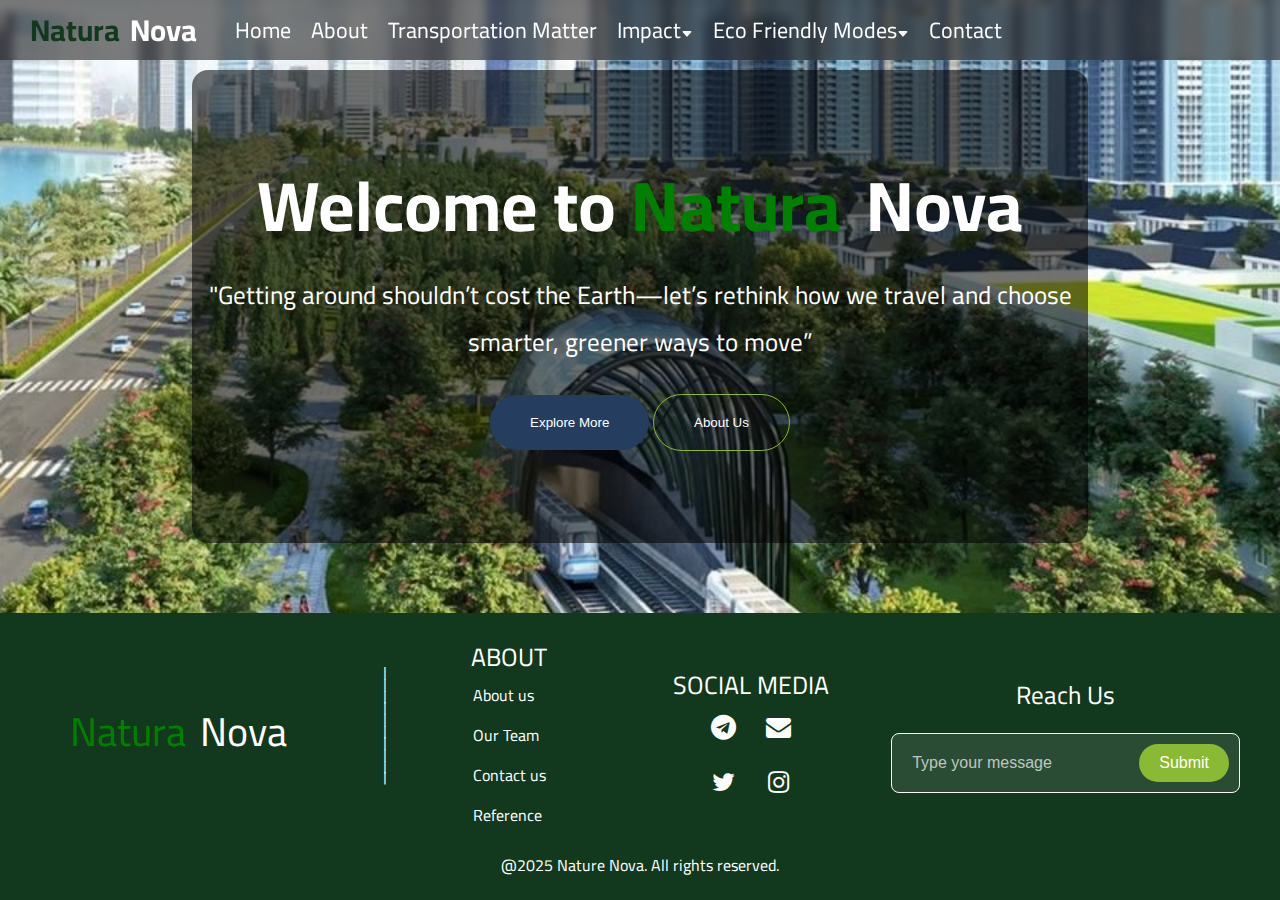
<file: main/index.html>
<!DOCTYPE html>
<html lang="en">
<head>
    <meta charset="UTF-8">
    <meta name="viewport" content="width=device-width, initial-scale=1.0">
    <link rel="icon" href="../img/logo.png">
    <link rel="stylesheet" href="../styles/style.css">
    <link rel="stylesheet" href="../styles/nav.css">
    <link rel="stylesheet" href="https://cdnjs.cloudflare.com/ajax/libs/font-awesome/4.7.0/css/font-awesome.min.css">
    <!--Bootstrap Icon CDN link-->
    <link rel="stylesheet" href="https://cdn.jsdelivr.net/npm/bootstrap-icons@1.11.3/font/bootstrap-icons.min.css">
    <title>Natura Nova</title>
    <style>
        body {
            background: url('../img/skibidi.png') no-repeat center center;
            background-size: cover;
            align-items: center;
        }
 
        main {
            border-radius: 16px;
            background: linear-gradient(0deg, rgba(0, 0, 0, 0.55) 84%);
            color: white;
            text-align: center;
            width: 70%;
        }
 
        main h1 {
            font-size: 70px;
        }

        main .natura {
            color: green;
        }

        main .nova {
            color: white;
        }
 
        main p {
            font-size: 25px;
        }
 
        main button {
            background: none;
            border: none;
            margin-top: 50px;
        }
 
        main a {
            border-radius: 30px;
            padding: 20px 40px;
            gap: 30px;
            color: white;
            cursor: pointer;
            text-decoration: none;
        }
 
        main .explore {
            background-color: #253D5E;
            border: none;
        }
 
        main .about-btn {
            border: #8AB934 1px solid;
            background: none;
        }
 
        main .explore:hover {
            border: #8AB934 1px solid;
            background: none;
        }
 
        main .about-btn:hover {
            background-color: #253D5E;
            border: none;
        }

        @media (max-width: 1552px) {
            main {
                margin: 70px 20px;
            }
        }
 
        @media (max-width: 700px) {
            main {
                margin: 70px 20px;
            }
 
            main h1 {
                font-size: 60px;
            }
 
            main p {
                font-size: 22px;
            }
 
            main button {
                flex-direction: column;
                align-items: center;
                gap: 15px;
            }
 
            main a {
                padding: 10px 18px;
                font-size: 16px;
            }
        }
 
        @media (max-width: 400px) {
            main {
                margin: 70px 10px;
                padding: 30px 20px;
            }
 
            main h1 {
                font-size: 36px;
                line-height: 1.2;
            }
 
            main p {
                font-size: 18px;
            }
 
            main button {
                flex-direction: column;
                align-items: center;
                gap: 10px;
            }
 
            main a {
                padding: 8px 16px;
                font-size: 14px;
            }
        }
    </style>
</head>
<body>
    <!-- nav start -->
    <nav>
        <input type="checkbox" id="check">
        <label for="check" class="checkbtn"><i class="bi bi-list"></i></label>
       
        <a href="#" class="logo"><span class="natura">Natura</span><span class="nova">Nova</span></a>

        <ul>
            <li><a href="../main/index.html">Home</a></li>
            <li><a href="../main/about.html">About</a></li>
            <li><a href="../main/TransportationMatter.html">Transportation Matter</a></li>
            <li class="dropdown"><a href="#">Impact<i class="bi bi-caret-down-fill"></i></a>
                <div class="dropdown-menu">
                    <a href="../Impact/air.html">Air Transport</a>
                    <a href="../Impact/road.html">Road Transport</a>
                    <a href="../Impact/water.html">Water Transport</a>
                    <a href="../Impact/rail.html">Rail Transport</a>
                </div>
            </li>
            <li class="dropdown"><a href="#">Eco Friendly Modes<i class="bi bi-caret-down-fill"></i></a>
                <div class="dropdown-menu">
                    <a href="../Eco-friendly-Modes/cycling.html">Cycling</a>
                    <a href="../Eco-friendly-Modes/walking.html">Walking</a>
                    <a href="../Eco-friendly-Modes/ev.html">Electric Vehicles(EV)</a>
                    <a href="../Eco-friendly-Modes/public.html">Public Transit</a>
                </div>
            </li>
           
            <li><a href="../main/contact.html">Contact</a></li>
        </ul>
    </nav>
    <!-- nav end -->
 
    <main>
        <h1>Welcome to <span class="natura">Natura</span> <span class="nova">Nova</span></h1>
        <p>
            "Getting around shouldn’t cost the Earth—let’s rethink how we travel and choose smarter, greener ways to move”
        </p>
        <button>
            <a href="../main/TransportationMatter.html" class="explore">Explore More</a>
            <a href="../main/about.html" class="about-btn">About Us</a>
        </button>
    </main>
 
    <footer>
        <div class="logo">
            <span class="natura">Natura</span> <span class="nova">Nova</span>
        </div>
 
        <pre class="divider">
            |
            |
            |
            |
            |
            |
            |
            |
            |
            |
        </pre>
 
        <div class="footer-column">
            <span>ABOUT</span>
            <div class="about">
                <a href="../main/about.html">About us</a>
                <a href="../main/about.html">Our Team</a>
                <a href="../main/contact.html">Contact us</a>
                <a href="https://edusn-my.sharepoint.com/:b:/g/personal/suthitsarnaing_edusnschool_co_uk/Eca-md5wO7REpywH0wzKmroBULkNErycDbKm5FeolVCiKw?e=mmFpaP">Reference</a>
            </div>
        </div>
 
        <div class="footer-column">
            <span>SOCIAL MEDIA</span>
            <div class="social-media">
                <a href="https://t.me/publictransportcouncil"><i class="fa fa-telegram"></i></a>
                <a href="#"><i class="fa fa-envelope"></i></a>
                <a href="https://twitter.com/USDOT"><i class="fa fa-twitter"></i></a>
                <a href="https://www.instagram.com/transportgovuk/?hl=en"><i class="fa fa-instagram"></i></a>
            </div>
        </div>
 
        <div class="footer-column reach-us">
            <span>Reach Us</span>
            <div>
                <input type="text" placeholder="Type your message">
                <button>Submit</button>
            </div>            
        </div>
        
        <p class="copyright">@2025 Nature Nova. All rights reserved.</p>
    </footer>
</body>
</html>
</file>
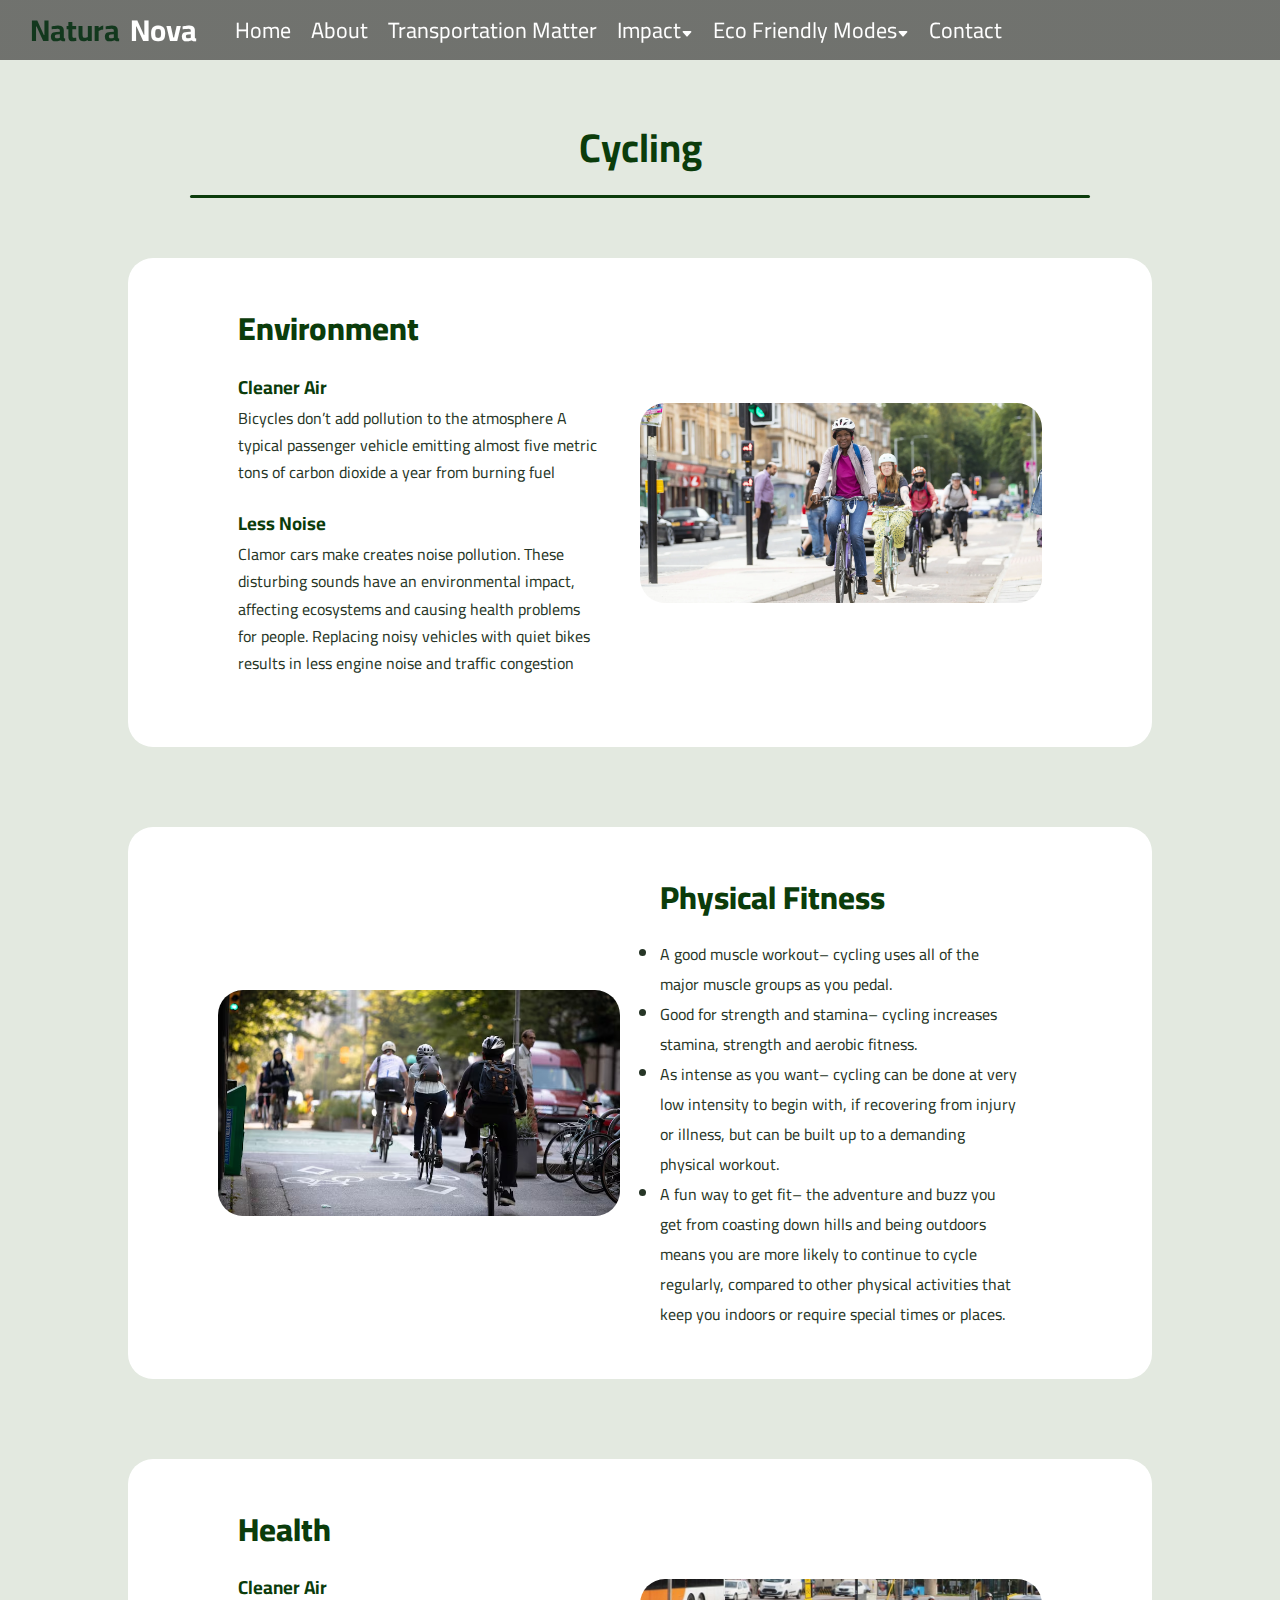
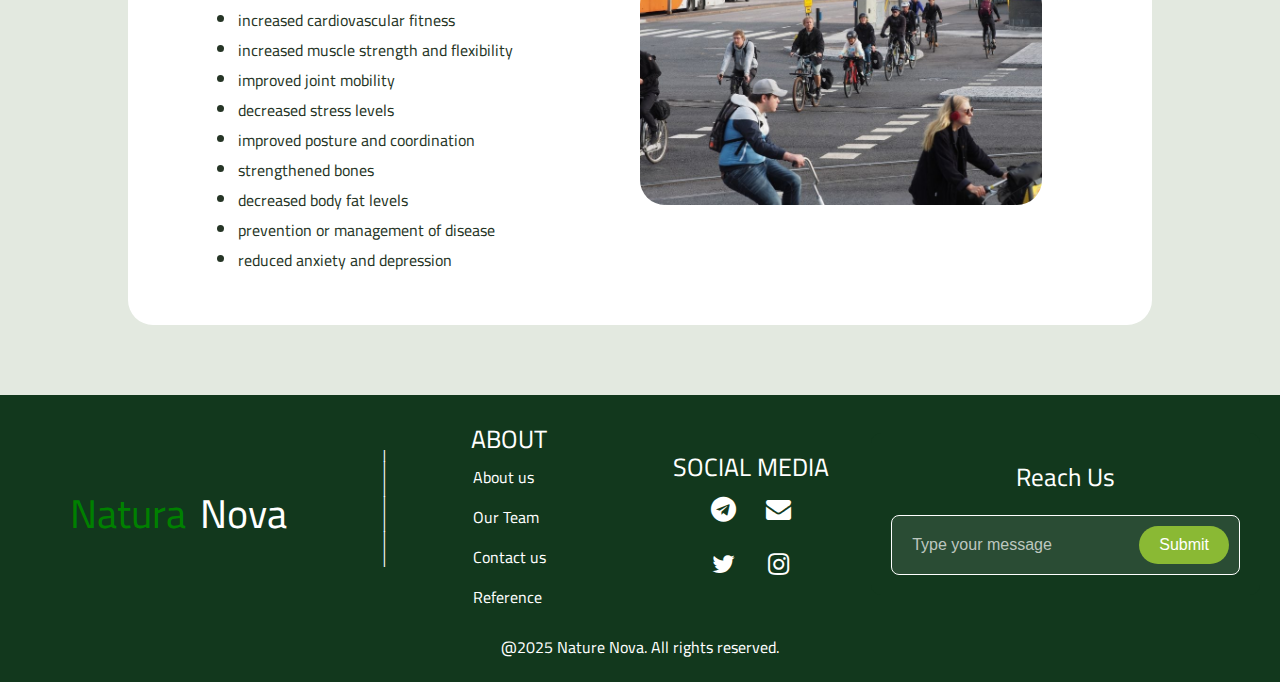
<file: Eco-friendly-Modes/cycling.html>
<!DOCTYPE html>
<html lang="en">
<head>
    <meta charset="UTF-8">
    <meta name="viewport" content="width=device-width, initial-scale=1.0">
    <link rel="icon" href="../img/logo.png">
    <link rel="stylesheet" href="../styles/style.css">
    <link rel="stylesheet" href="../styles/ecos.css">
    <link rel="stylesheet" href="../styles/coloum.css">
    <link rel="stylesheet" href="../styles/nav.css">
    <link rel="stylesheet" href="https://cdnjs.cloudflare.com/ajax/libs/font-awesome/4.7.0/css/font-awesome.min.css">
    <!--Bootstrap Icon CDN link-->
    <link rel="stylesheet" href="https://cdn.jsdelivr.net/npm/bootstrap-icons@1.11.3/font/bootstrap-icons.min.css">
    <title>NaturaNova | Cycling</title>
    <style>
        .healh {
            margin-top: 80px;
        }
    </style>
</head>
<body>
    <!-- nav start -->
    <nav>
        <input type="checkbox" id="check">
        <label for="check" class="checkbtn"><i class="bi bi-list"></i></label>
       
        <a href="#" class="logo"><span class="natura">Natura</span><span class="nova">Nova</span></a>

        <ul>
            <li><a href="../main/index.html">Home</a></li>
            <li><a href="../main/about.html">About</a></li>
            <li><a href="../main/TransportationMatter.html">Transportation Matter</a></li>
            <li class="dropdown"><a href="#">Impact<i class="bi bi-caret-down-fill"></i></a>
                <div class="dropdown-menu">
                    <a href="../Impact/air.html">Air Transport</a>
                    <a href="../Impact/road.html">Road Transport</a>
                    <a href="../Impact/water.html">Water Transport</a>
                    <a href="../Impact/rail.html">Rail Transport</a>
                </div>
            </li>
            <li class="dropdown"><a href="#">Eco Friendly Modes<i class="bi bi-caret-down-fill"></i></a>
                <div class="dropdown-menu">
                    <a href="../Eco-friendly-Modes/cycling.html">Cycling</a>
                    <a href="../Eco-friendly-Modes/walking.html">Walking</a>
                    <a href="../Eco-friendly-Modes/ev.html">Electric Vehicles(EV)</a>
                    <a href="../Eco-friendly-Modes/public.html">Public Transit</a>
                </div>
            </li>
           
            <li><a href="../main/contact.html">Contact</a></li>
        </ul>
    </nav>
    <!-- nav end -->
 
    <main>
        <!-- Page Title -->
        <section class="page-title-section">
            <div class="container">
            <h1 class="page-title">Cycling</h1>
            <hr class="section-divider" />
            </div>
        </section>
        
        <div class="row card">
            <div class="col-5 col-s-6 text-contant" style="padding: 20px;">
                <h2>Environment</h2>
                <h3>Cleaner Air</h3>
                <p>Bicycles don’t add pollution to the atmosphere
                    A typical passenger vehicle emitting almost five metric tons of carbon dioxide a year from burning fuel
                </p>
                <h3>Less Noise</h3>
                <p>Clamor cars make creates noise pollution. These disturbing sounds have an environmental impact, affecting ecosystems and causing health problems for people.
                    Replacing noisy vehicles with quiet bikes results in less engine noise and traffic congestion
                </p>
            </div>
            <div class="col-5 col-s-6 transportation">
                <img src="../img/cycle-1.png">
            </div>
        </div>

        <div class="row card" style="margin-top: 80px;">
            <div class="col-5 col-s-6 transportation">
                <img src="../img/cycle-2.png">
            </div>
            <div class="col-5 col-s-6 text-contant" style="padding: 20px;">
                <h2>Physical Fitness</h2>
                <li>A good muscle workout– cycling uses all of the major muscle groups as you pedal.</li>
                <li>Good for strength and stamina– cycling increases stamina, strength and aerobic fitness.</li>
                <li>As intense as you want– cycling can be done at very low intensity to begin with, if recovering from injury or illness, but can be built up to a demanding physical workout.</li>
                <li>A fun way to get fit– the adventure and buzz you get from coasting down hills and being outdoors means you are more likely to continue to cycle regularly, compared to other physical activities that keep you indoors or require special times or places.</li>            
            </div>
        </div>

        <div class="row card healh">
            <div class="col-5 col-s-6 text-contant" style="padding: 20px;">
                <h2>Health</h2>
                <h3>Cleaner Air</h3>
                <li>increased cardiovascular fitness</li>
                <li>increased muscle strength and flexibility</li>
                <li>improved joint mobility</li>
                <li>decreased stress levels</li>
                <li>improved posture and coordination</li>
                <li>strengthened bones</li>
                <li>decreased body fat levels</li>
                <li>prevention or management of disease</li>
                <li>reduced anxiety and depression</li>
            </div>
            <div class="col-5 col-s-6 transportation">
                <img src="../img/cycle-3.png">
            </div>
        </div>
    </main>
 
        <footer>
        <div class="logo">
            <span class="natura">Natura</span> <span class="nova">Nova</span>
        </div>
 
        <pre class="divider">
            |
            |
            |
            |
            |
            |
            |
            |
            |
            |
        </pre>
 
        <div class="footer-column">
            <span>ABOUT</span>
            <div class="about">
                <a href="../main/about.html">About us</a>
                <a href="../main/about.html">Our Team</a>
                <a href="../main/contact.html">Contact us</a>
                <a href="https://edusn-my.sharepoint.com/:b:/g/personal/suthitsarnaing_edusnschool_co_uk/Eca-md5wO7REpywH0wzKmroBULkNErycDbKm5FeolVCiKw?e=mmFpaP">Reference</a>
            </div>
        </div>
 
        <div class="footer-column">
            <span>SOCIAL MEDIA</span>
            <div class="social-media">
                <a href="https://t.me/publictransportcouncil"><i class="fa fa-telegram"></i></a>
                <a href="#"><i class="fa fa-envelope"></i></a>
                <a href="https://twitter.com/USDOT"><i class="fa fa-twitter"></i></a>
                <a href="https://www.instagram.com/transportgovuk/?hl=en"><i class="fa fa-instagram"></i></a>
            </div>
        </div>
 
        <div class="footer-column reach-us">
            <span>Reach Us</span>
            <div>
                <input type="text" placeholder="Type your message">
                <button>Submit</button>
            </div>            
        </div>
        
        <p class="copyright">@2025 Nature Nova. All rights reserved.</p>
    </footer>
</body>
</html>
</file>
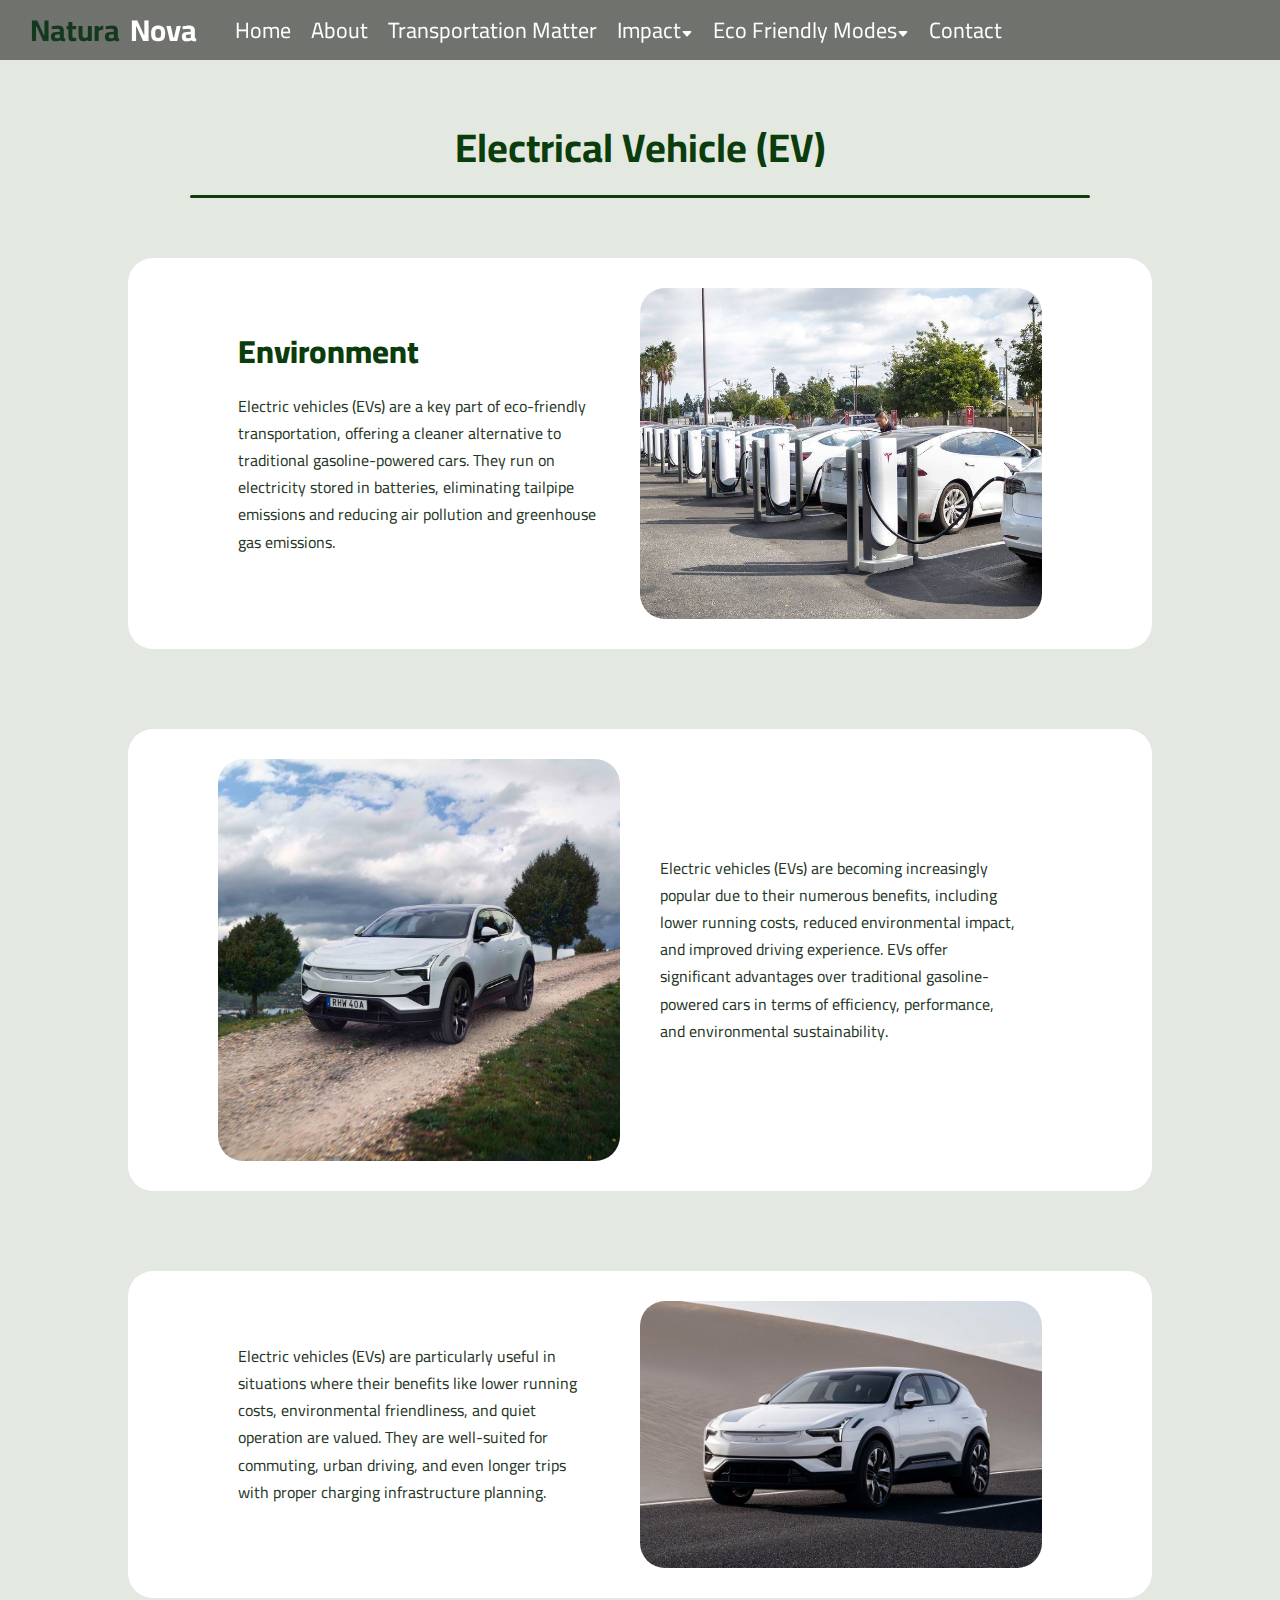
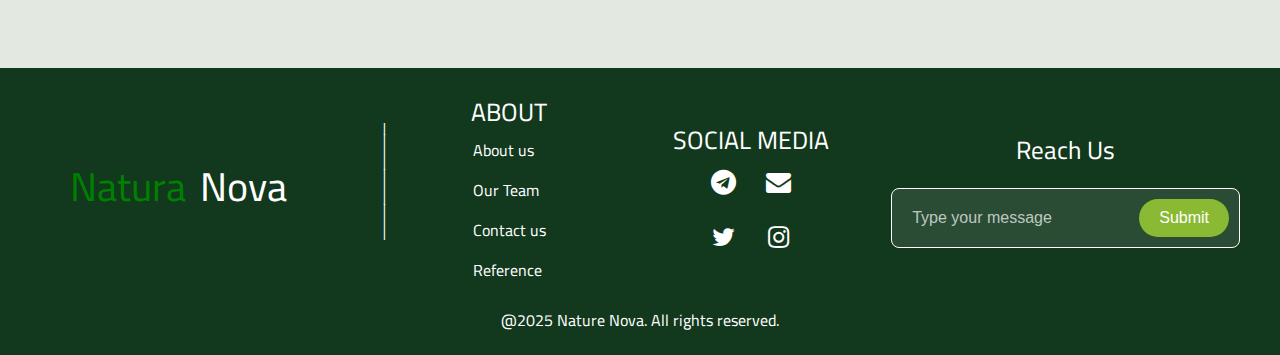
<file: Eco-friendly-Modes/ev.html>
<!DOCTYPE html>
<html lang="en">
<head>
    <meta charset="UTF-8">
    <meta name="viewport" content="width=device-width, initial-scale=1.0">
    <link rel="icon" href="../img/logo.png">
    <link rel="stylesheet" href="../styles/style.css">
    <link rel="stylesheet" href="../styles/ecos.css">
    <link rel="stylesheet" href="../styles/coloum.css">
    <link rel="stylesheet" href="../styles/nav.css">
    <link rel="stylesheet" href="https://cdnjs.cloudflare.com/ajax/libs/font-awesome/4.7.0/css/font-awesome.min.css">
    <!--Bootstrap Icon CDN link-->
    <link rel="stylesheet" href="https://cdn.jsdelivr.net/npm/bootstrap-icons@1.11.3/font/bootstrap-icons.min.css">
    <title>NaturaNova | Electrical Vehicle</title>
    <style>
        .healh {
            margin-top: 80px;
        }
    </style>
</head>
<body>
    <!-- nav start -->
    <nav>
        <input type="checkbox" id="check">
        <label for="check" class="checkbtn"><i class="bi bi-list"></i></label>
       
        <a href="#" class="logo"><span class="natura">Natura</span><span class="nova">Nova</span></a>

        <ul>
            <li><a href="../main/index.html">Home</a></li>
            <li><a href="../main/about.html">About</a></li>
            <li><a href="../main/TransportationMatter.html">Transportation Matter</a></li>
            <li class="dropdown"><a href="#">Impact<i class="bi bi-caret-down-fill"></i></a>
                <div class="dropdown-menu">
                    <a href="../Impact/air.html">Air Transport</a>
                    <a href="../Impact/road.html">Road Transport</a>
                    <a href="../Impact/water.html">Water Transport</a>
                    <a href="../Impact/rail.html">Rail Transport</a>
                </div>
            </li>
            <li class="dropdown"><a href="#">Eco Friendly Modes<i class="bi bi-caret-down-fill"></i></a>
                <div class="dropdown-menu">
                    <a href="../Eco-friendly-Modes/cycling.html">Cycling</a>
                    <a href="../Eco-friendly-Modes/walking.html">Walking</a>
                    <a href="../Eco-friendly-Modes/ev.html">Electric Vehicles(EV)</a>
                    <a href="../Eco-friendly-Modes/public.html">Public Transit</a>
                </div>
            </li>
           
            <li><a href="../main/contact.html">Contact</a></li>
        </ul>
    </nav>
    <!-- nav end -->
 
    <main>
        <!-- Page Title -->
        <section class="page-title-section">
            <div class="container">
            <h1 class="page-title">Electrical Vehicle (EV)</h1>
            <hr class="section-divider" />
            </div>
        </section>
        
        <div class="row card">
            <div class="col-5 col-s-6 text-contant" style="padding: 20px;">
                <h2>Environment</h2>
                <p>
                    Electric vehicles (EVs) are a key part of eco-friendly transportation, offering a cleaner alternative to traditional gasoline-powered cars. They run on electricity stored in batteries, eliminating tailpipe emissions and reducing air pollution and greenhouse gas emissions. 
                </p>
            </div>
            <div class="col-5 col-s-6 transportation">
                <img src="../img/ev-1.jpg">
            </div>
        </div>

        <div class="row card" style="margin-top: 80px;">
            <div class="col-5 col-s-6 transportation">
                <img src="../img/ev-2.jpg">
            </div>
            <div class="col-5 col-s-6 text-contant" style="padding: 20px;">
                <p>Electric vehicles (EVs) are becoming increasingly popular due to their numerous benefits, including lower running costs, reduced environmental impact, and improved driving experience. EVs offer significant advantages over traditional gasoline-powered cars in terms of efficiency, performance, and environmental sustainability. </p>
            </div>
        </div>

        <div class="row card healh">
            <div class="col-5 col-s-6 text-contant" style="padding: 20px;">
                <p>Electric vehicles (EVs) are particularly useful in situations where their benefits like lower running costs, environmental friendliness, and quiet operation are valued. They are well-suited for commuting, urban driving, and even longer trips with proper charging infrastructure planning. </p>
            </div>
            <div class="col-5 col-s-6 transportation">
                <img src="../img/ev-3.jpg">
            </div>
        </div>
    </main>
 
        <footer>
        <div class="logo">
            <span class="natura">Natura</span> <span class="nova">Nova</span>
        </div>
 
        <pre class="divider">
            |
            |
            |
            |
            |
            |
            |
            |
            |
            |
        </pre>
 
        <div class="footer-column">
            <span>ABOUT</span>
            <div class="about">
                <a href="../main/about.html">About us</a>
                <a href="../main/about.html">Our Team</a>
                <a href="../main/contact.html">Contact us</a>
                <a href="https://edusn-my.sharepoint.com/:b:/g/personal/suthitsarnaing_edusnschool_co_uk/Eca-md5wO7REpywH0wzKmroBULkNErycDbKm5FeolVCiKw?e=mmFpaP">Reference</a>
            </div>
        </div>
 
        <div class="footer-column">
            <span>SOCIAL MEDIA</span>
            <div class="social-media">
                <a href="https://t.me/publictransportcouncil"><i class="fa fa-telegram"></i></a>
                <a href="#"><i class="fa fa-envelope"></i></a>
                <a href="https://twitter.com/USDOT"><i class="fa fa-twitter"></i></a>
                <a href="https://www.instagram.com/transportgovuk/?hl=en"><i class="fa fa-instagram"></i></a>
            </div>
        </div>
 
        <div class="footer-column reach-us">
            <span>Reach Us</span>
            <div>
                <input type="text" placeholder="Type your message">
                <button>Submit</button>
            </div>            
        </div>
        
        <p class="copyright">@2025 Nature Nova. All rights reserved.</p>
    </footer>
</body>
</html>
</file>
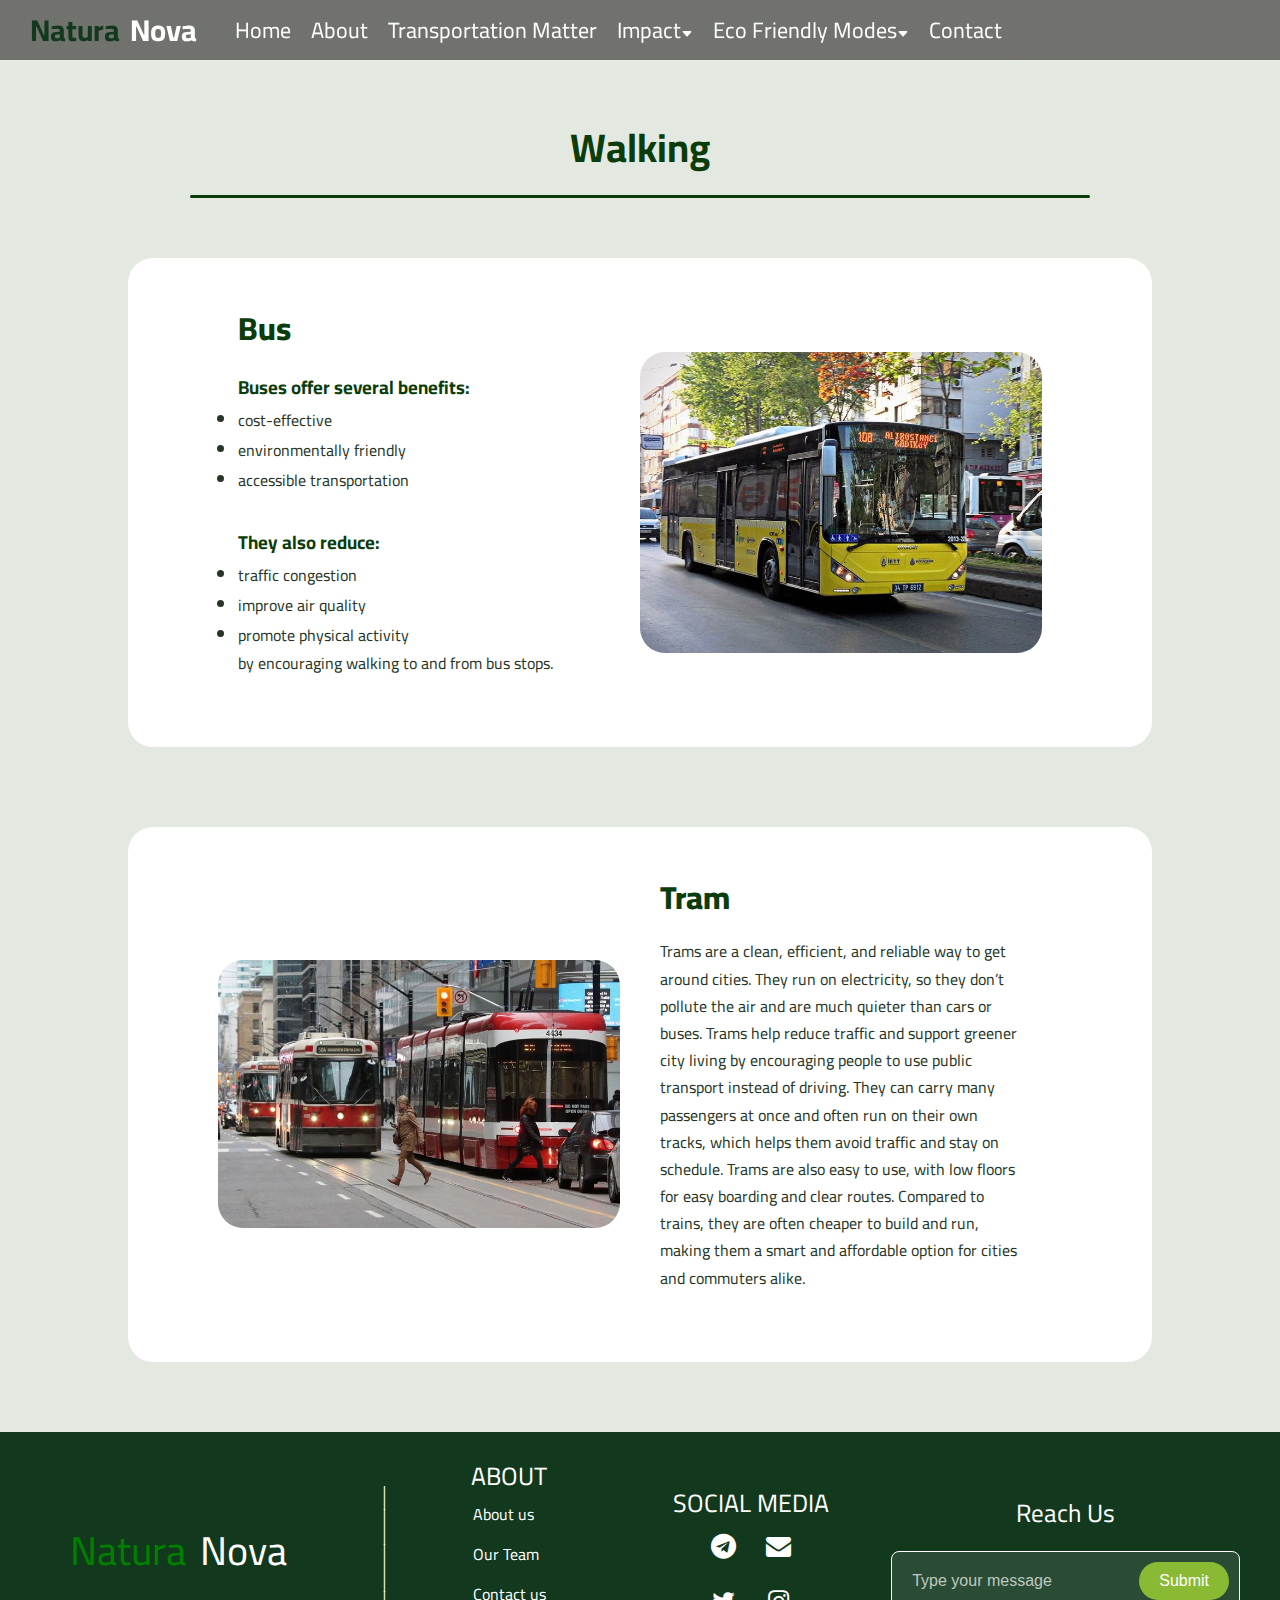
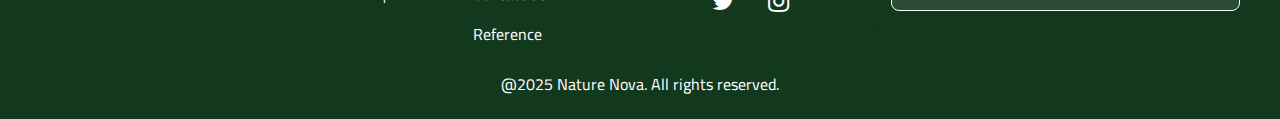
<file: Eco-friendly-Modes/public.html>
<!DOCTYPE html>
<html lang="en">
<head>
    <meta charset="UTF-8">
    <meta name="viewport" content="width=device-width, initial-scale=1.0">
    <link rel="icon" href="../img/logo.png">
    <link rel="stylesheet" href="../styles/style.css">
    <link rel="stylesheet" href="../styles/ecos.css">
    <link rel="stylesheet" href="../styles/coloum.css">
    <link rel="stylesheet" href="../styles/nav.css">
    <link rel="stylesheet" href="https://cdnjs.cloudflare.com/ajax/libs/font-awesome/4.7.0/css/font-awesome.min.css">
    <!--Bootstrap Icon CDN link-->
    <link rel="stylesheet" href="https://cdn.jsdelivr.net/npm/bootstrap-icons@1.11.3/font/bootstrap-icons.min.css">
    <title>NaturaNova | Public Transit</title>
    <style>
        .healh {
            margin-top: 80px;
        }
    </style>
</head>
<body>
    <!-- nav start -->
    <nav>
        <input type="checkbox" id="check">
        <label for="check" class="checkbtn"><i class="bi bi-list"></i></label>
       
        <a href="#" class="logo"><span class="natura">Natura</span><span class="nova">Nova</span></a>

        <ul>
            <li><a href="../main/index.html">Home</a></li>
            <li><a href="../main/about.html">About</a></li>
            <li><a href="../main/TransportationMatter.html">Transportation Matter</a></li>
            <li class="dropdown"><a href="#">Impact<i class="bi bi-caret-down-fill"></i></a>
                <div class="dropdown-menu">
                    <a href="../Impact/air.html">Air Transport</a>
                    <a href="../Impact/road.html">Road Transport</a>
                    <a href="../Impact/water.html">Water Transport</a>
                    <a href="../Impact/rail.html">Rail Transport</a>
                </div>
            </li>
            <li class="dropdown"><a href="#">Eco Friendly Modes<i class="bi bi-caret-down-fill"></i></a>
                <div class="dropdown-menu">
                    <a href="../Eco-friendly-Modes/cycling.html">Cycling</a>
                    <a href="../Eco-friendly-Modes/walking.html">Walking</a>
                    <a href="../Eco-friendly-Modes/ev.html">Electric Vehicles(EV)</a>
                    <a href="../Eco-friendly-Modes/public.html">Public Transit</a>
                </div>
            </li>
           
            <li><a href="../main/contact.html">Contact</a></li>
        </ul>
    </nav>
    <!-- nav end -->
 
    <main>
        <!-- Page Title -->
        <section class="page-title-section">
            <div class="container">
            <h1 class="page-title">Walking</h1>
            <hr class="section-divider" />
            </div>
        </section>
        
        <div class="row card">
            <div class="col-5 col-s-6 text-contant" style="padding: 20px;">
                <h2>Bus</h2>
                <h3>Buses offer several benefits:</h3>
                <li>cost-effective</li>
                <li>environmentally friendly</li>
                <li>accessible transportation</li>
                <br>
                <h3>They also reduce:</h3>
                <li>traffic congestion</li>
                <li>improve air quality </li>
                <li>promote physical activity </li>
                <p>by encouraging walking to and from bus stops.</p>
            </div>
            <div class="col-5 col-s-6 transportation">
                <img src="../img/Bus Image.jfif">
            </div>
        </div>

        <div class="row card" style="margin-top: 80px;">
            <div class="col-5 col-s-6 transportation">
                <img src="../img/train image.jfif">
            </div>
            <div class="col-5 col-s-6 text-contant" style="padding: 20px;">
                <h2>Tram</h2>
                <p>
                    Trams are a clean, efficient, and reliable way to get around cities. They run on electricity, so they don’t pollute the air and are much quieter than cars or buses. Trams help reduce traffic and support greener city living by encouraging people to use public transport instead of driving.
They can carry many passengers at once and often run on their own tracks, which helps them avoid traffic and stay on schedule. Trams are also easy to use, with low floors for easy boarding and clear routes. Compared to trains, they are often cheaper to build and run, making them a smart and affordable option for cities and commuters alike.
                </p>
            </div>
        </div>
    </main>
 
        <footer>
        <div class="logo">
            <span class="natura">Natura</span> <span class="nova">Nova</span>
        </div>
 
        <pre class="divider">
            |
            |
            |
            |
            |
            |
            |
            |
            |
            |
        </pre>
 
        <div class="footer-column">
            <span>ABOUT</span>
            <div class="about">
                <a href="../main/about.html">About us</a>
                <a href="../main/about.html">Our Team</a>
                <a href="../main/contact.html">Contact us</a>
                <a href="https://edusn-my.sharepoint.com/:b:/g/personal/suthitsarnaing_edusnschool_co_uk/Eca-md5wO7REpywH0wzKmroBULkNErycDbKm5FeolVCiKw?e=mmFpaP">Reference</a>
            </div>
        </div>
 
        <div class="footer-column">
            <span>SOCIAL MEDIA</span>
            <div class="social-media">
                <a href="https://t.me/publictransportcouncil"><i class="fa fa-telegram"></i></a>
                <a href="#"><i class="fa fa-envelope"></i></a>
                <a href="https://twitter.com/USDOT"><i class="fa fa-twitter"></i></a>
                <a href="https://www.instagram.com/transportgovuk/?hl=en"><i class="fa fa-instagram"></i></a>
            </div>
        </div>
 
        <div class="footer-column reach-us">
            <span>Reach Us</span>
            <div>
                <input type="text" placeholder="Type your message">
                <button>Submit</button>
            </div>            
        </div>
        
        <p class="copyright">@2025 Nature Nova. All rights reserved.</p>
    </footer>
</body>
</html>
</file>
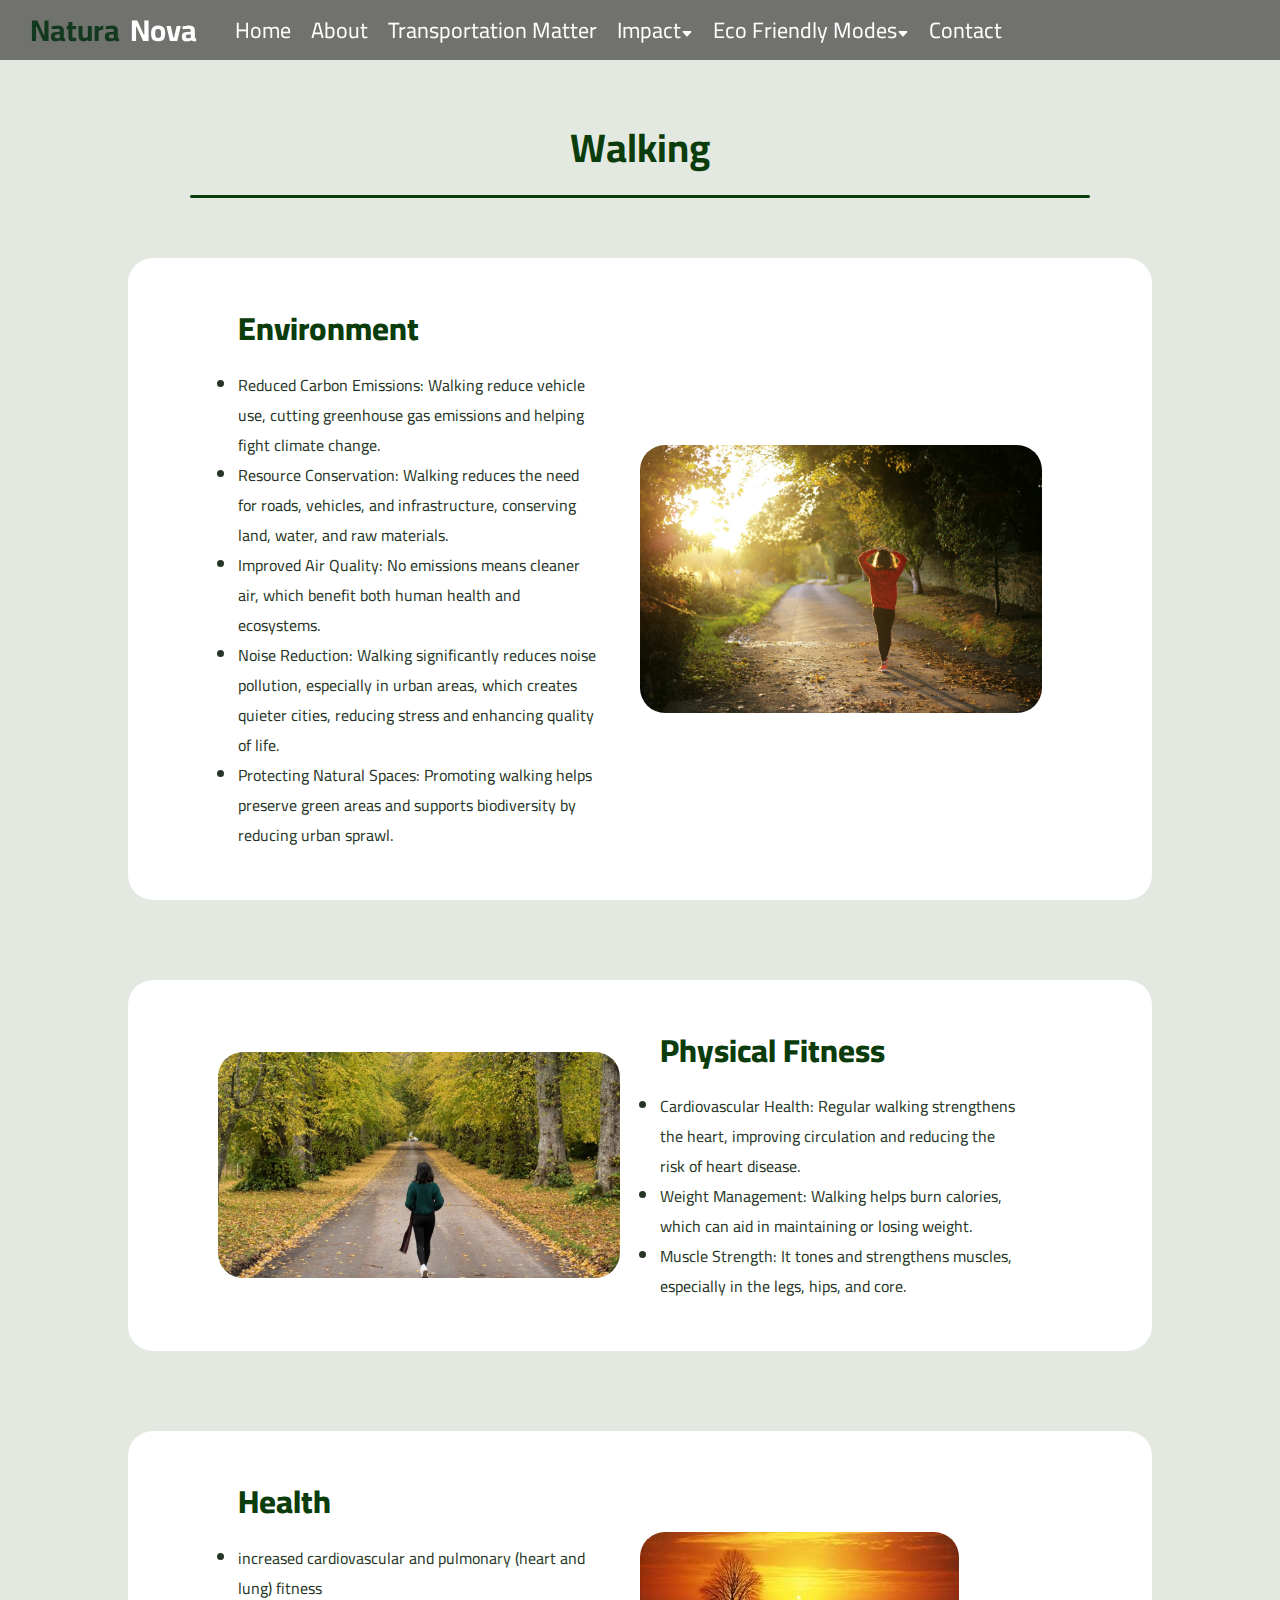
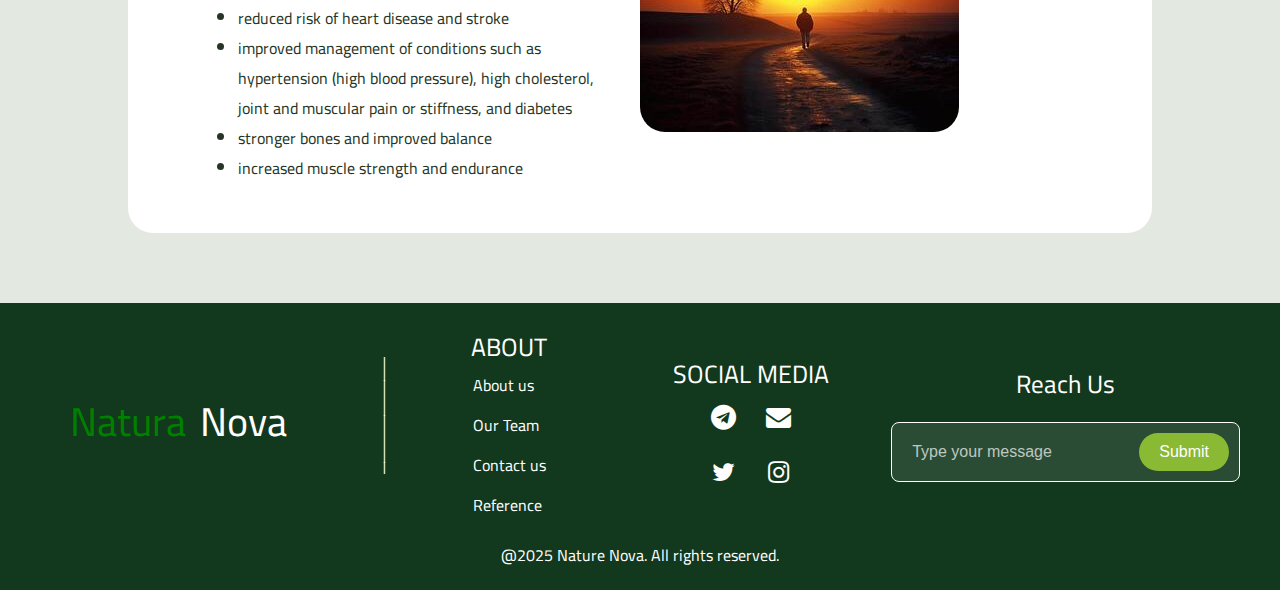
<file: Eco-friendly-Modes/walking.html>
<!DOCTYPE html>
<html lang="en">
<head>
    <meta charset="UTF-8">
    <meta name="viewport" content="width=device-width, initial-scale=1.0">
    <link rel="icon" href="../img/logo.png">
    <link rel="stylesheet" href="../styles/style.css">
    <link rel="stylesheet" href="../styles/ecos.css">
    <link rel="stylesheet" href="../styles/coloum.css">
    <link rel="stylesheet" href="../styles/nav.css">
    <link rel="stylesheet" href="https://cdnjs.cloudflare.com/ajax/libs/font-awesome/4.7.0/css/font-awesome.min.css">
    <!--Bootstrap Icon CDN link-->
    <link rel="stylesheet" href="https://cdn.jsdelivr.net/npm/bootstrap-icons@1.11.3/font/bootstrap-icons.min.css">
    <title>NaturaNova | Walking</title>
    <style>
        .healh {
            margin-top: 80px;
        }
    </style>
</head>
<body>
    <!-- nav start -->
    <nav>
        <input type="checkbox" id="check">
        <label for="check" class="checkbtn"><i class="bi bi-list"></i></label>
       
        <a href="#" class="logo"><span class="natura">Natura</span><span class="nova">Nova</span></a>

        <ul>
            <li><a href="../main/index.html">Home</a></li>
            <li><a href="../main/about.html">About</a></li>
            <li><a href="../main/TransportationMatter.html">Transportation Matter</a></li>
            <li class="dropdown"><a href="#">Impact<i class="bi bi-caret-down-fill"></i></a>
                <div class="dropdown-menu">
                    <a href="../Impact/air.html">Air Transport</a>
                    <a href="../Impact/road.html">Road Transport</a>
                    <a href="../Impact/water.html">Water Transport</a>
                    <a href="../Impact/rail.html">Rail Transport</a>
                </div>
            </li>
            <li class="dropdown"><a href="#">Eco Friendly Modes<i class="bi bi-caret-down-fill"></i></a>
                <div class="dropdown-menu">
                    <a href="../Eco-friendly-Modes/cycling.html">Cycling</a>
                    <a href="../Eco-friendly-Modes/walking.html">Walking</a>
                    <a href="../Eco-friendly-Modes/ev.html">Electric Vehicles(EV)</a>
                    <a href="../Eco-friendly-Modes/public.html">Public Transit</a>
                </div>
            </li>
           
            <li><a href="../main/contact.html">Contact</a></li>
        </ul>
    </nav>
    <!-- nav end -->
 
    <main>
        <!-- Page Title -->
        <section class="page-title-section">
            <div class="container">
            <h1 class="page-title">Walking</h1>
            <hr class="section-divider" />
            </div>
        </section>
        
        <div class="row card">
            <div class="col-5 col-s-6 text-contant" style="padding: 20px;">
                <h2>Environment</h2>
                <li>Reduced Carbon Emissions: Walking reduce vehicle use, cutting greenhouse gas emissions and helping fight climate change.</li>
                <li>Resource Conservation: Walking reduces the need for roads, vehicles, and infrastructure, conserving land, water, and raw materials.</li>
                <li>Improved Air Quality: No emissions means cleaner air, which benefit both human health and ecosystems.</li>
                <li>Noise Reduction: Walking significantly reduces noise pollution, especially in urban areas, which creates quieter cities, reducing stress and enhancing quality of life.</li>
                <li>Protecting Natural Spaces: Promoting walking helps preserve green areas and supports biodiversity by reducing urban sprawl.</li>
            </div>
            <div class="col-5 col-s-6 transportation">
                <img src="../img/walk-1.jpg">
            </div>
        </div>

        <div class="row card" style="margin-top: 80px;">
            <div class="col-5 col-s-6 transportation">
                <img src="../img/walk-2.jpg">
            </div>
            <div class="col-5 col-s-6 text-contant" style="padding: 20px;">
                <h2>Physical Fitness</h2>
                <li>Cardiovascular Health: Regular walking strengthens the heart, improving circulation and reducing the risk of heart disease.</li>
                <li>Weight Management: Walking helps burn calories, which can aid in maintaining or losing weight.</li>
                <li>Muscle Strength: It tones and strengthens muscles, especially in the legs, hips, and core.</li>
            </div>
        </div>

        <div class="row card healh">
            <div class="col-5 col-s-6 text-contant" style="padding: 20px;">
                <h2>Health</h2>
                <li>increased cardiovascular and pulmonary (heart and lung) fitness</li>
                <li>reduced risk of heart disease and stroke </li>
                <li>improved management of conditions such as hypertension (high blood pressure), high cholesterol, joint and muscular pain or stiffness, and diabetes </li>
                <li>stronger bones and improved balance</li>
                <li>increased muscle strength and endurance</li>
            </div>
            <div class="col-5 col-s-6 transportation">
                <img src="../img/walk-3.jpg">
            </div>
        </div>
    </main>
 
        <footer>
        <div class="logo">
            <span class="natura">Natura</span> <span class="nova">Nova</span>
        </div>
 
        <pre class="divider">
            |
            |
            |
            |
            |
            |
            |
            |
            |
            |
        </pre>
 
        <div class="footer-column">
            <span>ABOUT</span>
            <div class="about">
                <a href="../main/about.html">About us</a>
                <a href="../main/about.html">Our Team</a>
                <a href="../main/contact.html">Contact us</a>
                <a href="https://edusn-my.sharepoint.com/:b:/g/personal/suthitsarnaing_edusnschool_co_uk/Eca-md5wO7REpywH0wzKmroBULkNErycDbKm5FeolVCiKw?e=mmFpaP">Reference</a>
            </div>
        </div>
 
        <div class="footer-column">
            <span>SOCIAL MEDIA</span>
            <div class="social-media">
                <a href="https://t.me/publictransportcouncil"><i class="fa fa-telegram"></i></a>
                <a href="#"><i class="fa fa-envelope"></i></a>
                <a href="https://twitter.com/USDOT"><i class="fa fa-twitter"></i></a>
                <a href="https://www.instagram.com/transportgovuk/?hl=en"><i class="fa fa-instagram"></i></a>
            </div>
        </div>
 
        <div class="footer-column reach-us">
            <span>Reach Us</span>
            <div>
                <input type="text" placeholder="Type your message">
                <button>Submit</button>
            </div>            
        </div>
        
        <p class="copyright">@2025 Nature Nova. All rights reserved.</p>
    </footer>
</body>
</html>
</file>
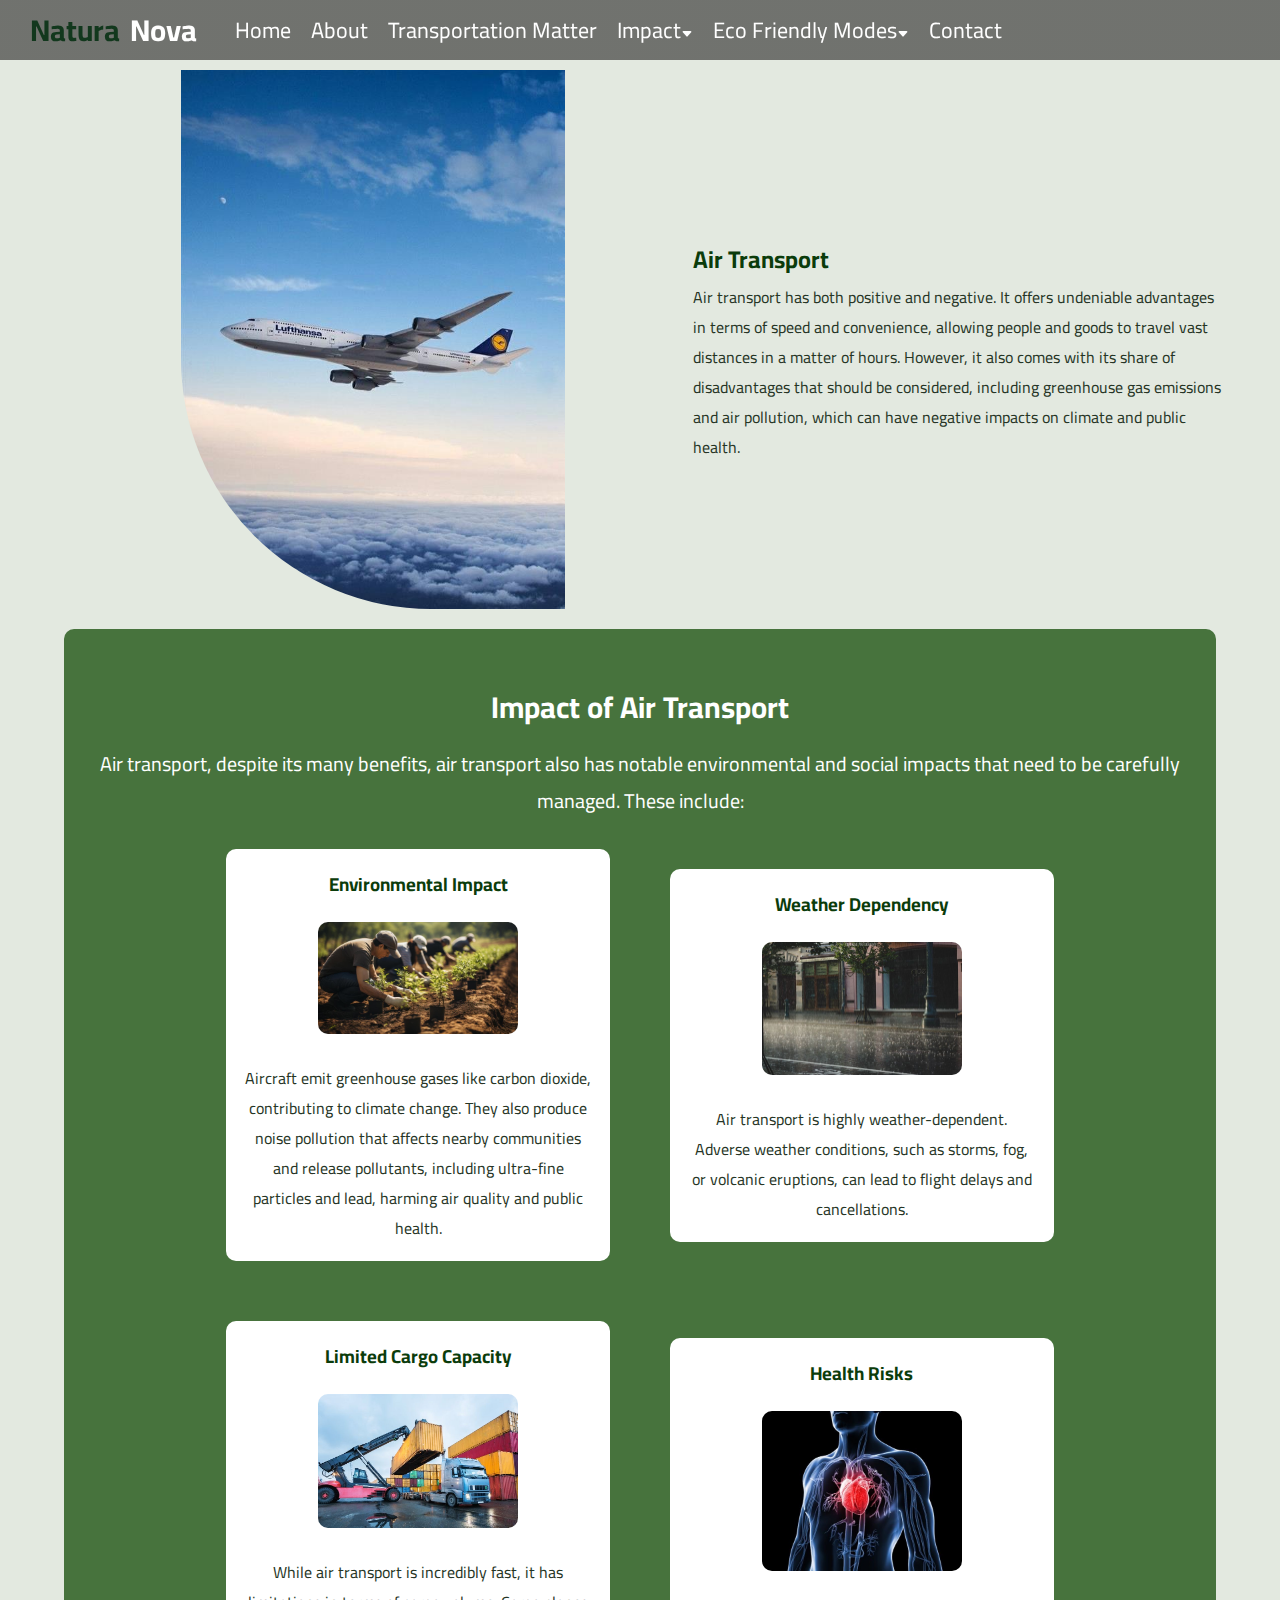
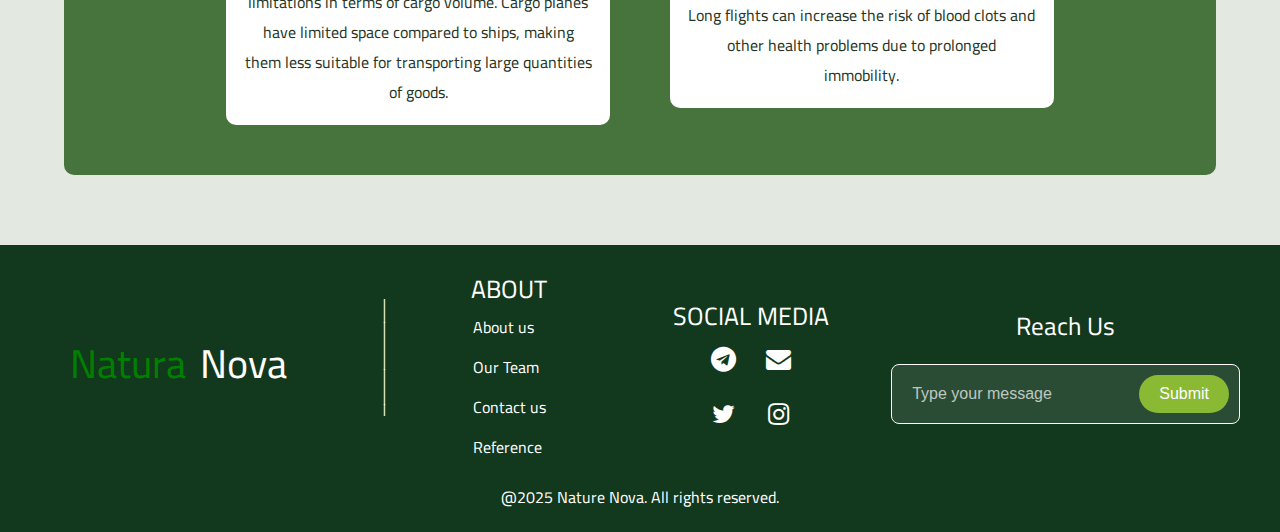
<file: Impact/air.html>
<!DOCTYPE html>
<html lang="en">
<head>
    <meta charset="UTF-8">
    <meta name="viewport" content="width=device-width, initial-scale=1.0">
    <link rel="icon" href="../img/logo.png">
    <link rel="stylesheet" href="../styles/style.css">
    <link rel="stylesheet" href="../styles/coloum.css">
    <link rel="stylesheet" href="../styles/nav.css">
    <link rel="stylesheet" href="../styles/impact.css">
    <link rel="stylesheet" href="https://cdnjs.cloudflare.com/ajax/libs/font-awesome/4.7.0/css/font-awesome.min.css">
    <!--Bootstrap Icon CDN link-->
    <link rel="stylesheet" href="https://cdn.jsdelivr.net/npm/bootstrap-icons@1.11.3/font/bootstrap-icons.min.css">
    <title>NaturaNova | Air Impact</title>
    <style>
        .watertransport_img {
            display: flex;
            justify-content: center;
        }

        .watertransport_img img {
            width: 60%;
            height: auto;
            margin-bottom: 20px;
            border-bottom-left-radius: 250px;
        }
        
        .weather_impact p {
            min-height: 140px;
        }

        .health_impact p{
            min-height: 110px;
        }
    </style>
</head>
<body>
    <!-- nav start -->
    <nav>
        <input type="checkbox" id="check">
        <label for="check" class="checkbtn"><i class="bi bi-list"></i></label>
       
        <a href="#" class="logo"><span class="natura">Natura</span><span class="nova">Nova</span></a>

        <ul>
            <li><a href="../main/index.html">Home</a></li>
            <li><a href="../main/about.html">About</a></li>
            <li><a href="../main/TransportationMatter.html">Transportation Matter</a></li>
            <li class="dropdown"><a href="#">Impact<i class="bi bi-caret-down-fill"></i></a>
                <div class="dropdown-menu">
                    <a href="../Impact/air.html">Air Transport</a>
                    <a href="../Impact/road.html">Road Transport</a>
                    <a href="../Impact/water.html">Water Transport</a>
                    <a href="../Impact/rail.html">Rail Transport</a>
                </div>
            </li>
            <li class="dropdown"><a href="#">Eco Friendly Modes<i class="bi bi-caret-down-fill"></i></a>
                <div class="dropdown-menu">
                    <a href="../Eco-friendly-Modes/cycling.html">Cycling</a>
                    <a href="../Eco-friendly-Modes/walking.html">Walking</a>
                    <a href="../Eco-friendly-Modes/ev.html">Electric Vehicles(EV)</a>
                    <a href="../Eco-friendly-Modes/public.html">Public Transit</a>
                </div>
            </li>
           
            <li><a href="../main/contact.html">Contact</a></li>
        </ul>
    </nav>
    <!-- nav end -->
 
    <main>
        <div class="row water_transport">
            <div class="col-6 watertransport_img">
                <img src="../img/Impact/Air_transport.png" alt="water_transport">
            </div>

            <div class="col-5">
                <h2 style="color: rgb(11, 60, 11);">Air Transport</h2>
                <p style="color: rgb(38, 53, 38);">Air transport has both positive and negative.
                It offers undeniable advantages in terms of speed and convenience,
                allowing people and goods to travel vast distances in a matter of hours.
                However, it also comes with its share of disadvantages that should be considered,
                including greenhouse gas emissions and air pollution, which can have negative impacts
                on climate and public health.
                </p>   
            </div>
        </div>

        <div class="body_impact" >

            <h2 class="impact_intro" >Impact of Air Transport</h2>
            <p class="impact_paragraph" >Air transport, despite its many benefits, air transport also has notable environmental and social impacts that need to be carefully managed. These include: </p>


            <div class="row impact">
                <div class="col-4 col-s-6 environment_impact ">
                    <h3>Environmental Impact</h3>
                    <img class="environment_img" src="../img/Impact/environment.jpg" alt="environment">
                    <p>Aircraft emit greenhouse gases like carbon dioxide, contributing to climate change. They also produce noise pollution that affects nearby communities and release pollutants, including ultra-fine particles and lead, harming air quality and public health.</p>
                </div>

                <div class="col-4 col-s-6 weather_impact">
                    <h3>Weather Dependency</h3>
                    <img class="rain_img" src="../img/Impact/rain.jpg" alt="rain">
                    <p>Air transport is highly weather-dependent. Adverse weather conditions, such as storms, fog, or volcanic eruptions, can lead to flight delays and cancellations. </p>
                </div>
                
            </div>

            <div class="row impact">
                <div class="col-4 col-s-6 cargo_impact">
                    <h3>Limited Cargo Capacity</h3>
                    <img class="cargo_img" src="../img/Impact/cargo.jpg" alt="cargo">
                    <p>While air transport is incredibly fast, it has limitations in terms of cargo volume. Cargo planes have limited space compared to ships, making them less suitable for transporting large quantities of goods.</p>
                </div>

                <div class="col-4 col-s-6 health_impact">
                    <h3>Health Risks</h3>
                    <img class="health_img" src="../img/Impact/health.jpg" alt="health">
                    <p>Long flights can increase the risk of blood clots and other health problems due to prolonged immobility.</p>
                </div>
            </div>
        </div>
    </main>
 
        <footer>
        <div class="logo">
            <span class="natura">Natura</span> <span class="nova">Nova</span>
        </div>
 
        <pre class="divider">
            |
            |
            |
            |
            |
            |
            |
            |
            |
            |
        </pre>
 
        <div class="footer-column">
            <span>ABOUT</span>
            <div class="about">
                <a href="../main/about.html">About us</a>
                <a href="../main/about.html">Our Team</a>
                <a href="../main/contact.html">Contact us</a>
                <a href="https://edusn-my.sharepoint.com/:b:/g/personal/suthitsarnaing_edusnschool_co_uk/Eca-md5wO7REpywH0wzKmroBULkNErycDbKm5FeolVCiKw?e=mmFpaP">Reference</a>
            </div>
        </div>
 
        <div class="footer-column">
            <span>SOCIAL MEDIA</span>
            <div class="social-media">
                <a href="https://t.me/publictransportcouncil"><i class="fa fa-telegram"></i></a>
                <a href="#"><i class="fa fa-envelope"></i></a>
                <a href="https://twitter.com/USDOT"><i class="fa fa-twitter"></i></a>
                <a href="https://www.instagram.com/transportgovuk/?hl=en"><i class="fa fa-instagram"></i></a>
            </div>
        </div>
 
        <div class="footer-column reach-us">
            <span>Reach Us</span>
            <div>
                <input type="text" placeholder="Type your message">
                <button>Submit</button>
            </div>            
        </div>
        
        <p class="copyright">@2025 Nature Nova. All rights reserved.</p>
    </footer>
</body>
</html>
</file>
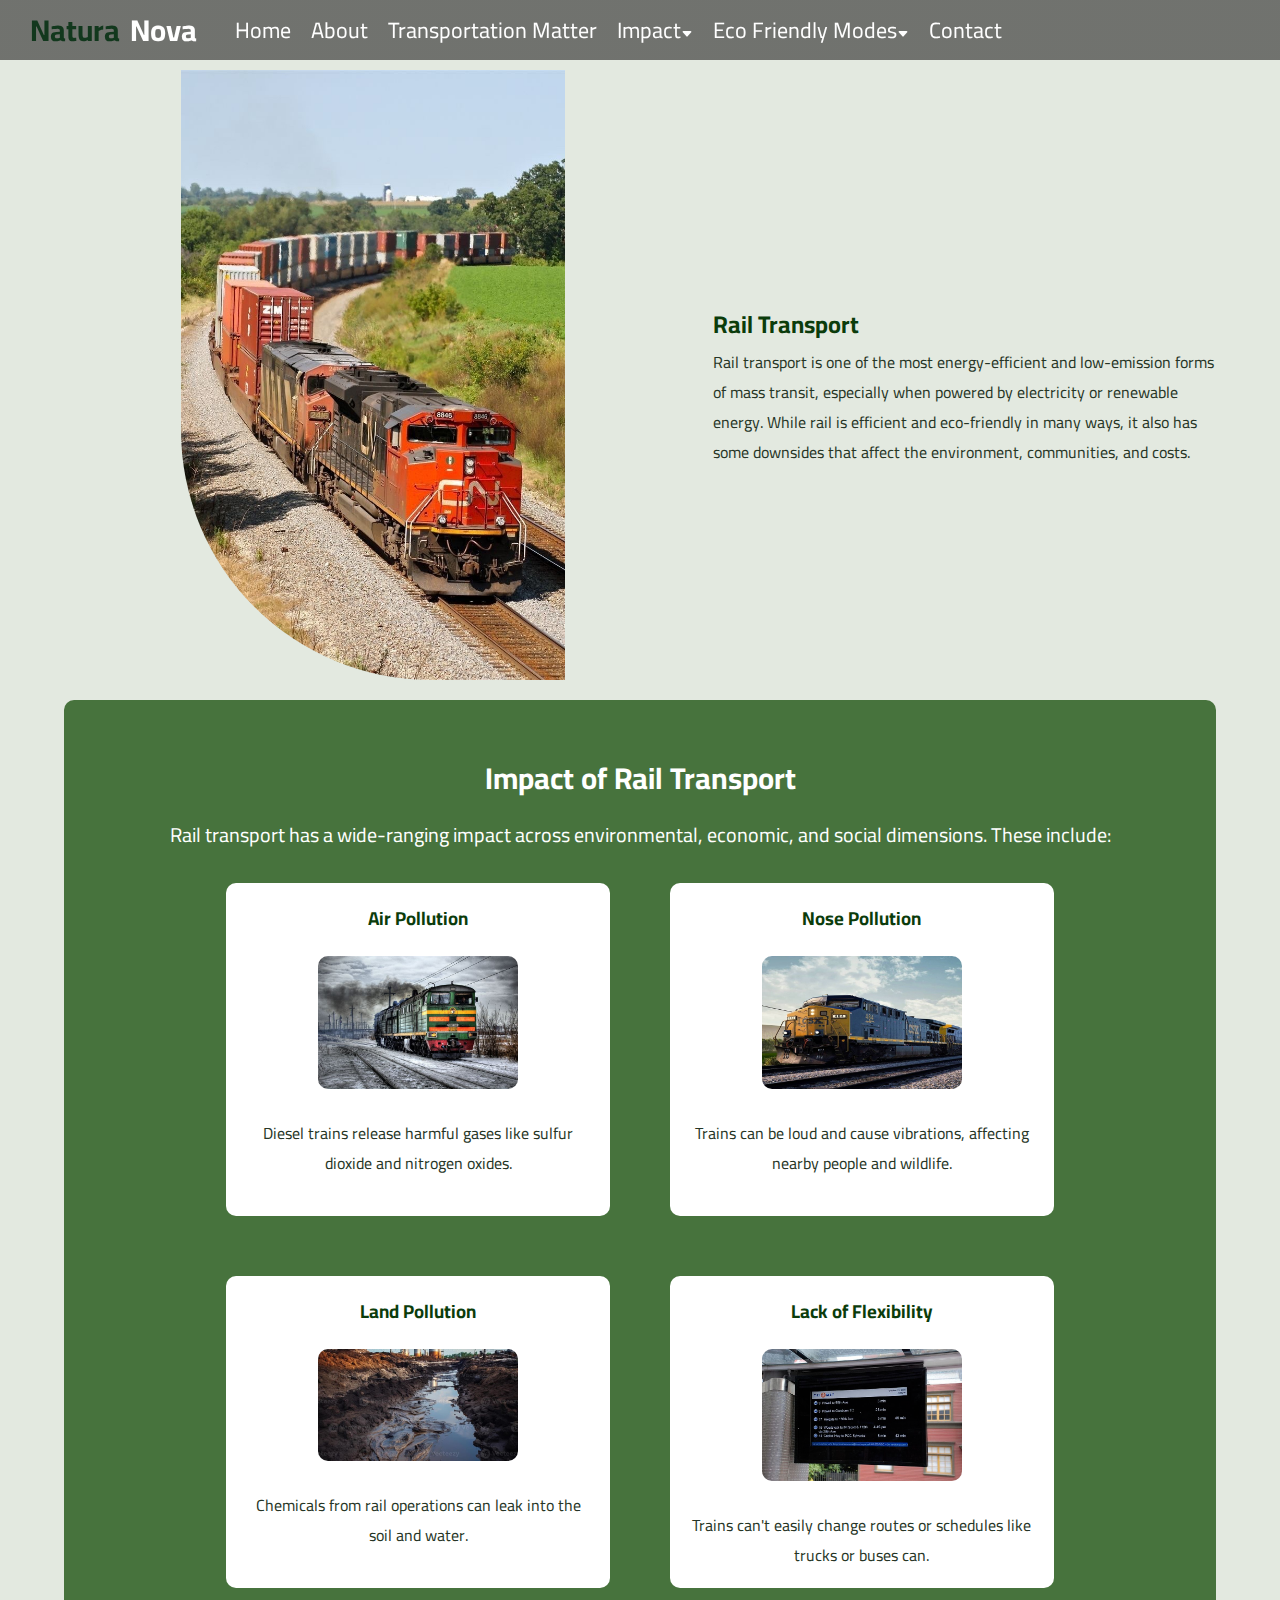
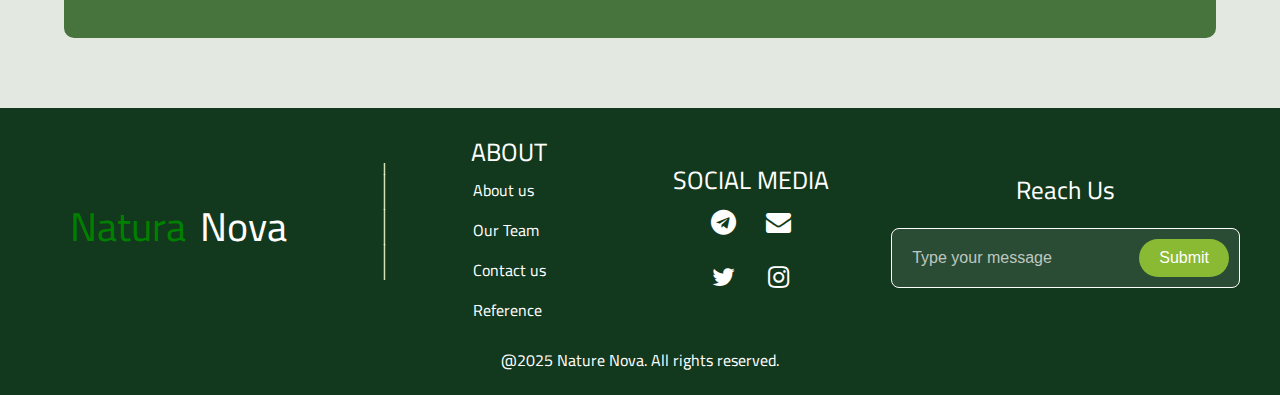
<file: Impact/rail.html>
<!DOCTYPE html>
<html lang="en">
<head>
    <meta charset="UTF-8">
    <meta name="viewport" content="width=device-width, initial-scale=1.0">
    <link rel="icon" href="../img/logo.png">
    <link rel="stylesheet" href="../styles/style.css">
    <link rel="stylesheet" href="../styles/coloum.css">
    <link rel="stylesheet" href="../styles/nav.css">
    <link rel="stylesheet" href="../styles/impact.css">
    <link rel="stylesheet" href="https://cdnjs.cloudflare.com/ajax/libs/font-awesome/4.7.0/css/font-awesome.min.css">
    <!--Bootstrap Icon CDN link-->
    <link rel="stylesheet" href="https://cdn.jsdelivr.net/npm/bootstrap-icons@1.11.3/font/bootstrap-icons.min.css">
    <title>NaturaNova | Rail Impact</title>
    <style>
        .water_transport h2 {
            color: rgb(11, 60, 11);
            margin-left: 20px;
        }

        .water_transport p {
            color: rgb(38, 53, 38);
            margin-left: 20px;
        }

        .watertransport_img {
            display: flex;
            justify-content: center;
        }

        .watertransport_img img {
            width: 60%;
            height: auto;
            border-bottom-left-radius: 250px;
            margin-bottom: 20px;
        }
        
        .environment_impact p, .cargo_impact p {
            min-height: 100px;
            color: rgb(38, 53, 38);
        }

        .health_impact p {
            min-height: 80px;
            color: rgb(38, 53, 38);
        }

        .weather_impact p {
            min-height: 100px;
            color: rgb(38, 53, 38);
        }
    </style>
</head>
<body>
    <!-- nav start -->
    <nav>
        <input type="checkbox" id="check">
        <label for="check" class="checkbtn"><i class="bi bi-list"></i></label>
       
        <a href="#" class="logo"><span class="natura">Natura</span><span class="nova">Nova</span></a>

        <ul>
            <li><a href="../main/index.html">Home</a></li>
            <li><a href="../main/about.html">About</a></li>
            <li><a href="../main/TransportationMatter.html">Transportation Matter</a></li>
            <li class="dropdown"><a href="#">Impact<i class="bi bi-caret-down-fill"></i></a>
                <div class="dropdown-menu">
                    <a href="../Impact/air.html">Air Transport</a>
                    <a href="../Impact/road.html">Road Transport</a>
                    <a href="../Impact/water.html">Water Transport</a>
                    <a href="../Impact/rail.html">Rail Transport</a>
                </div>
            </li>
            <li class="dropdown"><a href="#">Eco Friendly Modes<i class="bi bi-caret-down-fill"></i></a>
                <div class="dropdown-menu">
                    <a href="../Eco-friendly-Modes/cycling.html">Cycling</a>
                    <a href="../Eco-friendly-Modes/walking.html">Walking</a>
                    <a href="../Eco-friendly-Modes/ev.html">Electric Vehicles(EV)</a>
                    <a href="../Eco-friendly-Modes/public.html">Public Transit</a>
                </div>
            </li>
           
            <li><a href="../main/contact.html">Contact</a></li>
        </ul>
    </nav>
    <!-- nav end -->
 
    <main>
        <div class="row water_transport">
            <div class="col-6 watertransport_img">
                <img src="../img/Impact/Rail_transport.png" alt="water_transport">
            </div>

            <div class="col-5">
                <h2 style="color: rgb(11, 60, 11);">Rail Transport</h2>
                <p style="color: rgb(38, 53, 38);">Rail transport is one of the most energy-efficient and low-emission forms of mass transit,
                especially when powered by electricity or renewable energy. While rail is efficient and
                eco-friendly in many ways, it also has some downsides that affect the environment,
                communities, and costs.
                </p>   
            </div>
        </div>

        <div class="body_impact" >

            <h2 class="impact_intro" >Impact of Rail Transport</h2>
            <p class="impact_paragraph" >Rail transport has a wide-ranging impact across environmental, economic, and social dimensions. These include: </p>


            <div class="row impact">
                <div class="col-4 col-s-6 environment_impact ">
                    <h3>Air Pollution</h3>
                    <img class="environment_img" src="../img/Impact/air_train.jpg" alt="environment">
                    <p>Diesel trains release harmful gases like sulfur dioxide and nitrogen oxides.</p>
                </div>

                <div class="col-4 col-s-6 weather_impact">
                    <h3>Nose Pollution</h3>
                    <img class="rain_img" src="../img/Impact/noise_train.jpg" alt="rain">
                    <p>Trains can be loud and cause vibrations, affecting nearby people and wildlife.</p>
                </div>
                
            </div>

            <div class="row impact">
                <div class="col-4 col-s-6 cargo_impact">
                    <h3>Land Pollution</h3>
                    <img class="cargo_img" src="../img/Impact/chemical_leaking.jpg" alt="cargo">
                    <p>Chemicals from rail operations can leak into the soil and water.</p>
                </div>

                <div class="col-4 col-s-6 health_impact">
                    <h3>Lack of Flexibility</h3>
                    <img class="health_img" src="../img/Impact/schedule_trains.jpg" alt="health">
                    <p>Trains can't easily change routes or schedules like trucks or buses can.</p>
                </div>
            </div>
        </div>
    </main>
 
        <footer>
        <div class="logo">
            <span class="natura">Natura</span> <span class="nova">Nova</span>
        </div>
 
        <pre class="divider">
            |
            |
            |
            |
            |
            |
            |
            |
            |
            |
        </pre>
 
        <div class="footer-column">
            <span>ABOUT</span>
            <div class="about">
                <a href="../main/about.html">About us</a>
                <a href="../main/about.html">Our Team</a>
                <a href="../main/contact.html">Contact us</a>
                <a href="https://edusn-my.sharepoint.com/:b:/g/personal/suthitsarnaing_edusnschool_co_uk/Eca-md5wO7REpywH0wzKmroBULkNErycDbKm5FeolVCiKw?e=mmFpaP">Reference</a>
            </div>
        </div>
 
        <div class="footer-column">
            <span>SOCIAL MEDIA</span>
            <div class="social-media">
                <a href="https://t.me/publictransportcouncil"><i class="fa fa-telegram"></i></a>
                <a href="#"><i class="fa fa-envelope"></i></a>
                <a href="https://twitter.com/USDOT"><i class="fa fa-twitter"></i></a>
                <a href="https://www.instagram.com/transportgovuk/?hl=en"><i class="fa fa-instagram"></i></a>
            </div>
        </div>
 
        <div class="footer-column reach-us">
            <span>Reach Us</span>
            <div>
                <input type="text" placeholder="Type your message">
                <button>Submit</button>
            </div>            
        </div>
        
        <p class="copyright">@2025 Nature Nova. All rights reserved.</p>
    </footer>
</body>
</html>
</file>
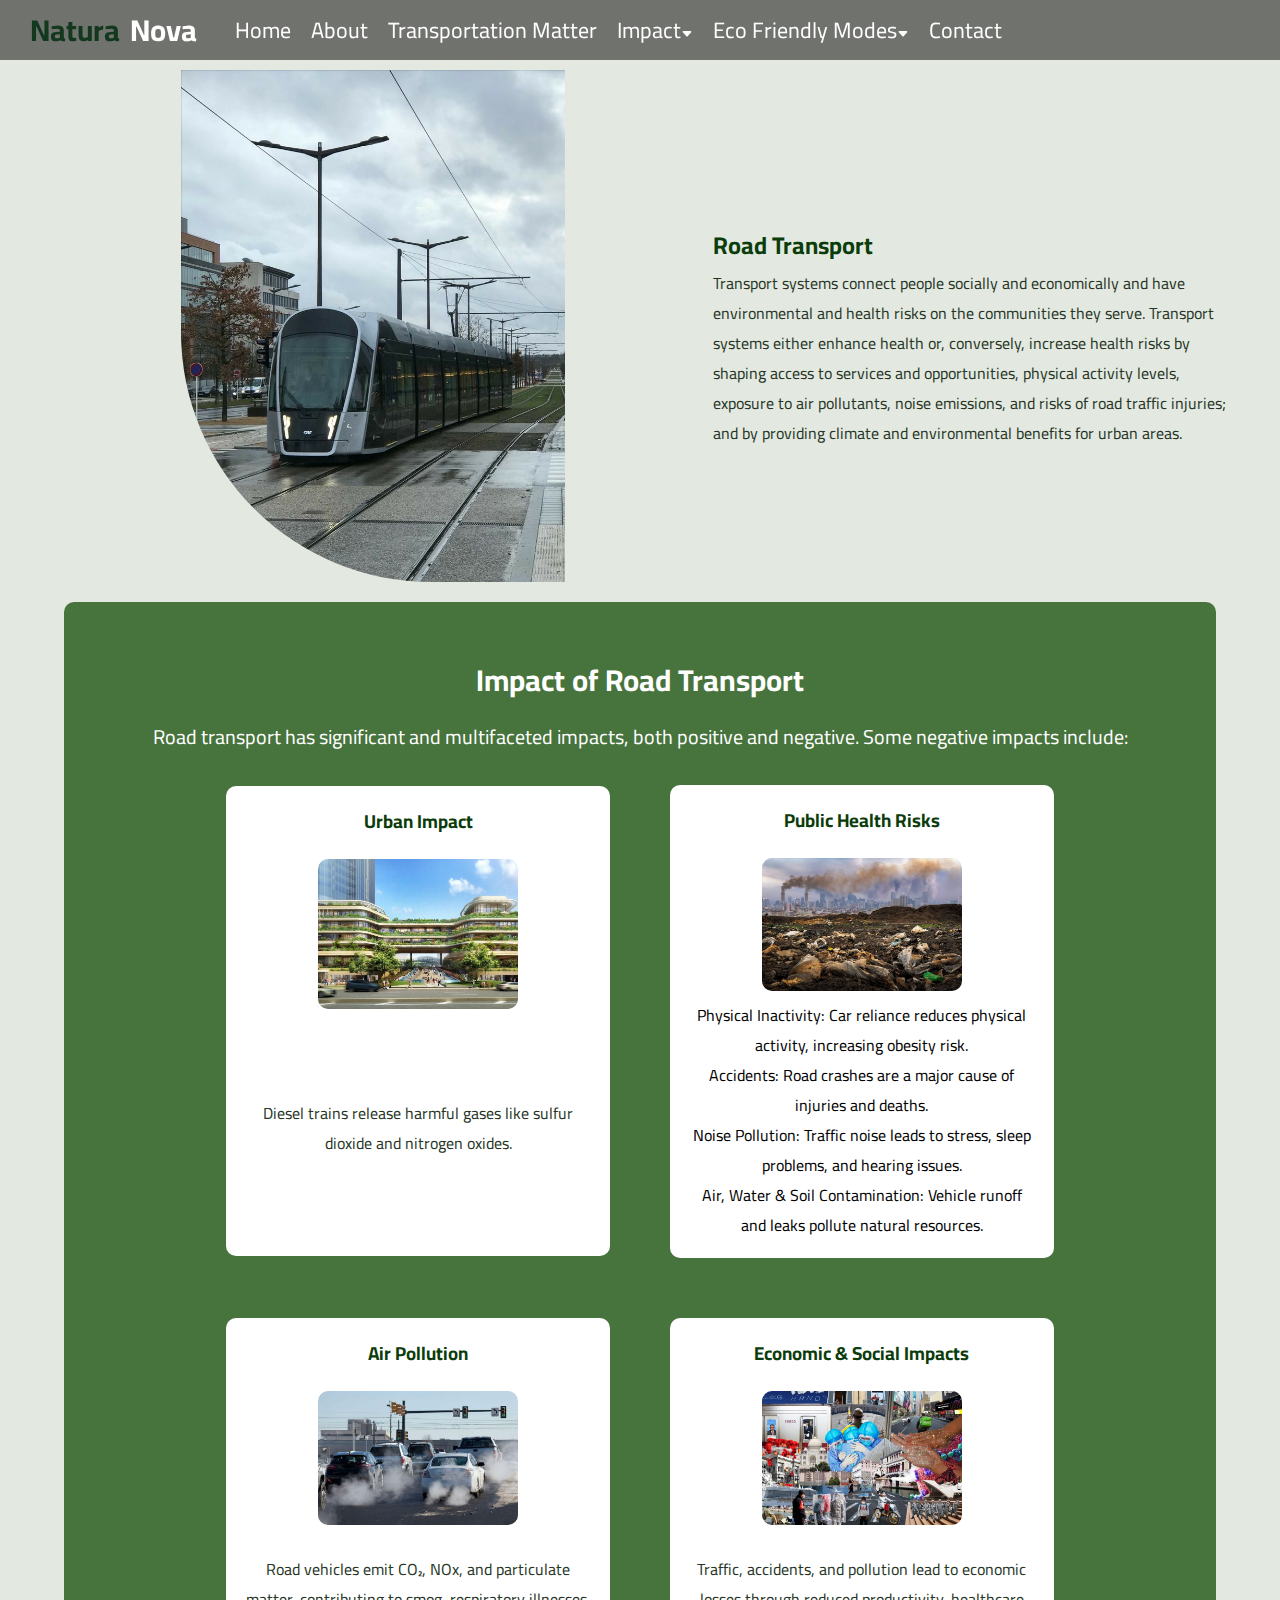
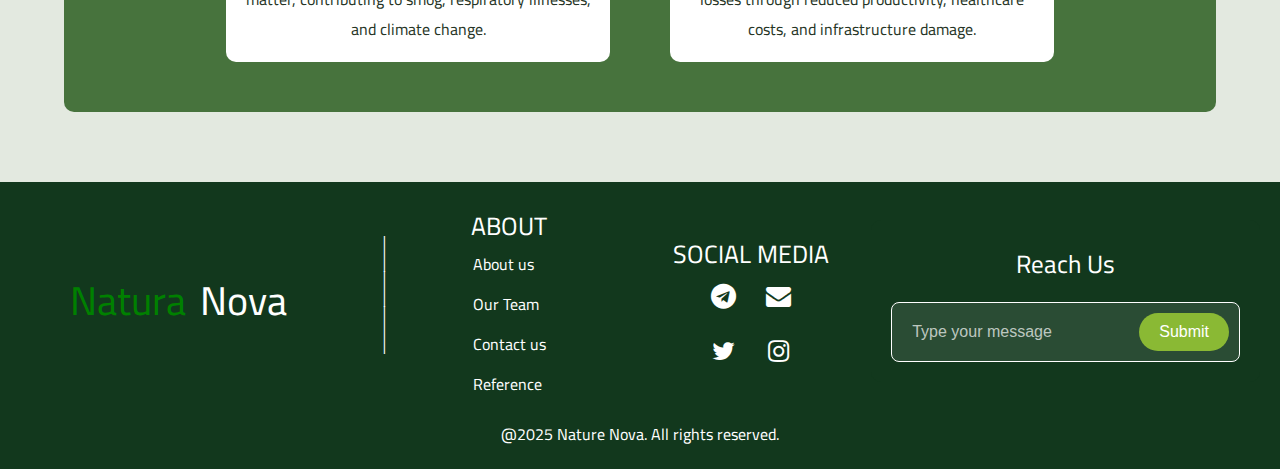
<file: Impact/road.html>
<!DOCTYPE html>
<html lang="en">
<head>
    <meta charset="UTF-8">
    <meta name="viewport" content="width=device-width, initial-scale=1.0">
    <link rel="icon" href="../img/logo.png">
    <link rel="stylesheet" href="../styles/style.css">
    <link rel="stylesheet" href="../styles/coloum.css">
    <link rel="stylesheet" href="../styles/nav.css">
    <link rel="stylesheet" href="../styles/impact.css">
    <link rel="stylesheet" href="https://cdnjs.cloudflare.com/ajax/libs/font-awesome/4.7.0/css/font-awesome.min.css">
    <!--Bootstrap Icon CDN link-->
    <link rel="stylesheet" href="https://cdn.jsdelivr.net/npm/bootstrap-icons@1.11.3/font/bootstrap-icons.min.css">
    <title>NaturaNova | Road Impact</title>
    <style>
        .water_transport h2 {
            color: rgb(11, 60, 11);
            margin-left: 20px;
        }

        .water_transport p {
            color: rgb(38, 53, 38);
            margin-left: 20px;
        }

        .watertransport_img {
            display: flex;
            justify-content: center;
        }

        .watertransport_img img {
            width: 60%;
            height: auto;
            border-bottom-left-radius: 250px;
            margin-bottom: 20px;
        }
        
        .environment_impact {
            min-height: 470px;
        }

        .environment_impact p {
            padding-top: 80px;
        }

        .cargo_impact {
            min-height: 340px;
        }

        .weather_impact li {
            list-style-type: none;
        }
    </style>
</head>
<body>
    <!-- nav start -->
    <nav>
        <input type="checkbox" id="check">
        <label for="check" class="checkbtn"><i class="bi bi-list"></i></label>
       
        <a href="#" class="logo"><span class="natura">Natura</span><span class="nova">Nova</span></a>

        <ul>
            <li><a href="../main/index.html">Home</a></li>
            <li><a href="../main/about.html">About</a></li>
            <li><a href="../main/TransportationMatter.html">Transportation Matter</a></li>
            <li class="dropdown"><a href="#">Impact<i class="bi bi-caret-down-fill"></i></a>
                <div class="dropdown-menu">
                    <a href="../Impact/air.html">Air Transport</a>
                    <a href="../Impact/road.html">Road Transport</a>
                    <a href="../Impact/water.html">Water Transport</a>
                    <a href="../Impact/rail.html">Rail Transport</a>
                </div>
            </li>
            <li class="dropdown"><a href="#">Eco Friendly Modes<i class="bi bi-caret-down-fill"></i></a>
                <div class="dropdown-menu">
                    <a href="../Eco-friendly-Modes/cycling.html">Cycling</a>
                    <a href="../Eco-friendly-Modes/walking.html">Walking</a>
                    <a href="../Eco-friendly-Modes/ev.html">Electric Vehicles(EV)</a>
                    <a href="../Eco-friendly-Modes/public.html">Public Transit</a>
                </div>
            </li>
           
            <li><a href="../main/contact.html">Contact</a></li>
        </ul>
    </nav>
    <!-- nav end -->
 
    <main>
        <div class="row water_transport">
            <div class="col-6 watertransport_img">
                <img src="../img/Impact/Road_transport.png" alt="water_transport">
            </div>

            <div class="col-5">
                <h2 style="color: rgb(11, 60, 11);">Road Transport</h2>
                <p style="color: rgb(38, 53, 38);">Transport systems connect people socially and economically and have environmental and health risks on the communities they serve.
                Transport systems either enhance health or, conversely, increase health risks by shaping access to services and opportunities,
                physical activity levels, exposure to air pollutants, noise emissions, and risks of road traffic injuries; and by providing climate
                and environmental benefits for urban areas.
                </p>   
            </div>
        </div>

        <div class="body_impact" >

            <h2 class="impact_intro" >Impact of Road Transport</h2>
            <p class="impact_paragraph" >Road transport has significant and multifaceted impacts, both positive and negative. Some negative impacts include: </p>


            <div class="row impact">
                <div class="col-4 col-s-6 environment_impact ">
                    <h3>Urban Impact</h3>
                    <img class="environment_img" src="../img/Impact/urban.jpg" alt="environment">
                    <p>Diesel trains release harmful gases like sulfur dioxide and nitrogen oxides.</p>
                </div>

                <div class="col-4 col-s-6 weather_impact">
                    <h3>Public Health Risks</h3>
                    <img class="rain_img" src="../img/Impact/public_health.jpg" alt="rain">
                    <ul type="square" class="health_info">
                        <li>Physical Inactivity: Car reliance reduces physical activity, increasing obesity risk.</li>
                        <li>Accidents: Road crashes are a major cause of injuries and deaths.</li>
                        <li>Noise Pollution: Traffic noise leads to stress, sleep problems, and hearing issues.</li>
                        <li>Air, Water & Soil Contamination: Vehicle runoff and leaks pollute natural resources.</li>
                    </ul>
                </div>
                
            </div>

            <div class="row impact">
                <div class="col-4 col-s-6 cargo_impact">
                    <h3>Air Pollution</h3>
                    <img class="cargo_img" src="../img/Impact/air_pollution.jpg" alt="cargo">
                    <p>Road vehicles emit CO₂, NOx, and particulate matter, contributing to smog, respiratory illnesses, and climate change.</p>
                </div>

                <div class="col-4 col-s-6 health_impact">
                    <h3>Economic & Social Impacts</h3>
                    <img class="health_img" src="../img/Impact/eco.jpg" alt="health">
                    <p>Traffic, accidents, and pollution lead to economic losses through reduced productivity, healthcare costs, and infrastructure damage.</p>
                </div>
            </div>
        </div>
    </main>
 
    <footer>
        <div class="logo">
            <span class="natura">Natura</span> <span class="nova">Nova</span>
        </div>
 
        <pre class="divider">
            |
            |
            |
            |
            |
            |
            |
            |
            |
            |
        </pre>
 
        <div class="footer-column">
            <span>ABOUT</span>
            <div class="about">
                <a href="../main/about.html">About us</a>
                <a href="../main/about.html">Our Team</a>
                <a href="../main/contact.html">Contact us</a>
                <a href="https://edusn-my.sharepoint.com/:b:/g/personal/suthitsarnaing_edusnschool_co_uk/Eca-md5wO7REpywH0wzKmroBULkNErycDbKm5FeolVCiKw?e=mmFpaP">Reference</a>
            </div>
        </div>
 
        <div class="footer-column">
            <span>SOCIAL MEDIA</span>
            <div class="social-media">
                <a href="https://t.me/publictransportcouncil"><i class="fa fa-telegram"></i></a>
                <a href="#"><i class="fa fa-envelope"></i></a>
                <a href="https://twitter.com/USDOT"><i class="fa fa-twitter"></i></a>
                <a href="https://www.instagram.com/transportgovuk/?hl=en"><i class="fa fa-instagram"></i></a>
            </div>
        </div>
 
        <div class="footer-column reach-us">
            <span>Reach Us</span>
            <div>
                <input type="text" placeholder="Type your message">
                <button>Submit</button>
            </div>            
        </div>
        
        <p class="copyright">@2025 Nature Nova. All rights reserved.</p>
    </footer>
</body>
</html>
</file>
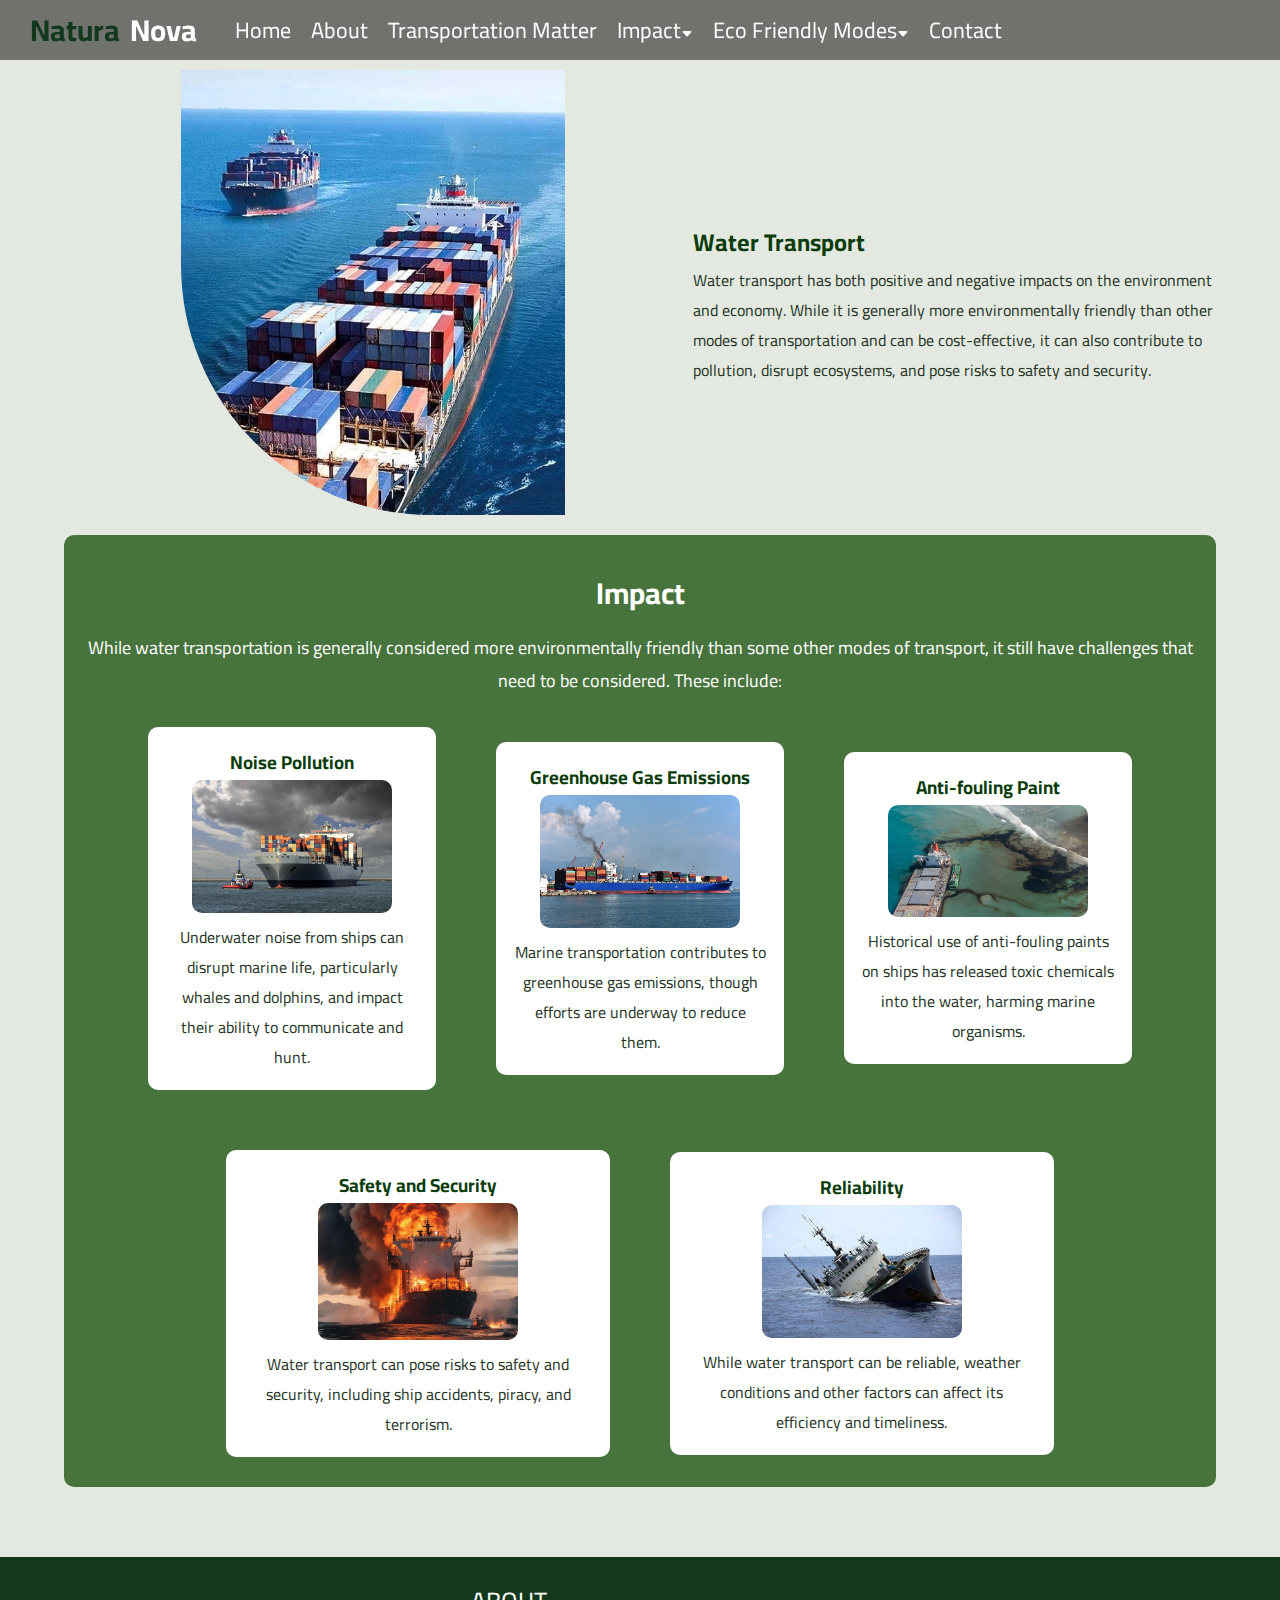
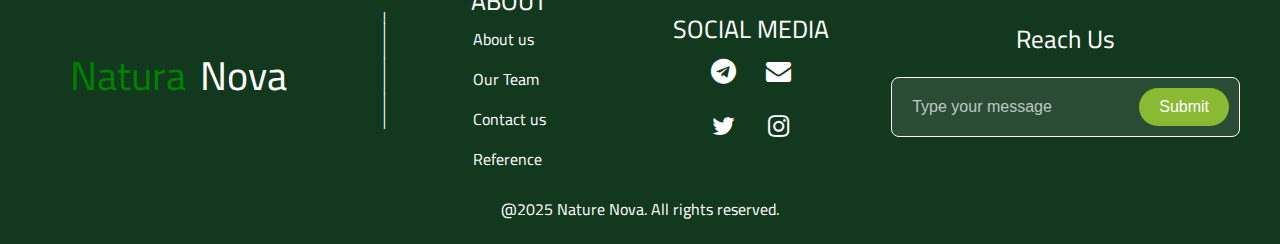
<file: Impact/water.html>
<!DOCTYPE html>
<html lang="en">
<head>
    <meta charset="UTF-8">
    <meta name="viewport" content="width=device-width, initial-scale=1.0">
    <link rel="icon" href="../img/logo.png">
    <link rel="stylesheet" href="../styles/style.css">
    <link rel="stylesheet" href="../styles/coloum.css">
    <link rel="stylesheet" href="../styles/nav.css">
    <link rel="stylesheet" href="../styles/impact.css">
    <link rel="stylesheet" href="https://cdnjs.cloudflare.com/ajax/libs/font-awesome/4.7.0/css/font-awesome.min.css">
    <!--Bootstrap Icon CDN link-->
    <link rel="stylesheet" href="https://cdn.jsdelivr.net/npm/bootstrap-icons@1.11.3/font/bootstrap-icons.min.css">
    <title>NaturaNova | Water Impact</title>
    <style>
        h3 {
            color: rgb(11, 60, 11);
        }

        main p {
            color: rgb(38, 53, 38);
        }

        .watertransport_img {
            display: flex;
            justify-content: center;
        }

        .watertransport_img img {
            width: 60%;
            margin-bottom: 20px;
            border-bottom-left-radius: 250px;
        }

        .impact_intro{
            text-align: center;
            color: #ffffff;
            padding-top: 30px;
        }

        .impact_paragraph{
            font-size: 18px;
            text-align: center;
            color: #ffffff;
            padding-left: 20px;
            padding-right: 20px;
        }

        .body_water{
            background-color: #47733d;
            width: 90%;
            border-radius: 10px;
            margin: auto;
        }

        .air_impact, .anti-fouling_impact, .greenhouse_impact, .safety_impact, .reliability_impact  {
            text-align: center;
            border-radius: 10px;
            padding: 18px;
            margin: 30px;
            background-color: #ffffff;
            color: rgb(0, 0, 0);
            
        }

        .noise_ship_img{
        width: 200px;
        border-radius: 10px;
    }
 
    .greenhouse_ship_img{
        width: 200px;
            border-radius: 10px;
    }
 
    .fouling_paint_ship_img{
        width: 200px;
            border-radius: 10px;
    }
 
    .safety_img{
        width: 200px;
            border-radius: 10px;
    }
 
    .reliability_img{
        width: 200px;
            border-radius: 10px;
    }
    </style>
</head>
<body>
    <!-- nav start -->
    <nav>
        <input type="checkbox" id="check">
        <label for="check" class="checkbtn"><i class="bi bi-list"></i></label>
       
        <a href="#" class="logo"><span class="natura">Natura</span><span class="nova">Nova</span></a>

        <ul>
            <li><a href="../main/index.html">Home</a></li>
            <li><a href="../main/about.html">About</a></li>
            <li><a href="../main/TransportationMatter.html">Transportation Matter</a></li>
            <li class="dropdown"><a href="#">Impact<i class="bi bi-caret-down-fill"></i></a>
                <div class="dropdown-menu">
                    <a href="../Impact/air.html">Air Transport</a>
                    <a href="../Impact/road.html">Road Transport</a>
                    <a href="../Impact/water.html">Water Transport</a>
                    <a href="../Impact/rail.html">Rail Transport</a>
                </div>
            </li>
            <li class="dropdown"><a href="#">Eco Friendly Modes<i class="bi bi-caret-down-fill"></i></a>
                <div class="dropdown-menu">
                    <a href="../Eco-friendly-Modes/cycling.html">Cycling</a>
                    <a href="../Eco-friendly-Modes/walking.html">Walking</a>
                    <a href="../Eco-friendly-Modes/ev.html">Electric Vehicles(EV)</a>
                    <a href="../Eco-friendly-Modes/public.html">Public Transit</a>
                </div>
            </li>
           
            <li><a href="../main/contact.html">Contact</a></li>
        </ul>
    </nav>
    <!-- nav end -->
 
    <main>
        <div class="row water_transport">
            <div class="col-6 watertransport_img">
                <img src="../img/Impact/Water_Transport.png" alt="water_transport">
            </div>

            <div class="col-5">
                <h2 style="color: rgb(11, 60, 11);">Water Transport</h2>
                <p style="color: rgb(38, 53, 38);">Water transport has both positive and negative impacts on the environment and economy.
                While it is generally more environmentally friendly than other modes of transportation
                and can be cost-effective, it can also contribute to pollution, disrupt ecosystems,
                and pose risks to safety and security.
                </p>   
            </div>
        </div>

        <div class="body_water">

        <h2 class="impact_intro">Impact</h2>
        <p class="impact_paragraph">While water transportation is generally considered more environmentally friendly than some other modes of transport, it still have challenges that need to be considered. These include:</p>

            <div class="row impact">
                <div class="col-3 col-s-6 air_impact">
                    <h3>Noise Pollution</h3>
                    <img class="noise_ship_img" src="../img/Impact/noise_ship.jpg" alt="noise_ship">
                    <p>Underwater noise from ships can disrupt marine life, particularly whales and dolphins, and impact their ability to communicate and hunt.</p>
                </div>

                <div class="col-3 col-s-6 greenhouse_impact">
                    <h3>Greenhouse Gas Emissions</h3>
                    <img class="greenhouse_ship_img" src="../img/Impact/greenhouse_ship.jpg" alt="greenhouse_ship">
                    <p>Marine transportation contributes to greenhouse gas emissions, though efforts are underway to reduce them.</p>
                </div>
                
                <div class="col-3 col-s-6 anti-fouling_impact">
                    <h3>Anti-fouling Paint</h3>
                    <img class="fouling_paint_ship_img" src="../img/Impact/fouling_paint_ship.jpg" alt="">
                    <p>Historical use of anti-fouling paints on ships has released toxic chemicals into the water, harming marine organisms.</p>
                </div>
            </div>

            <div class="row impact">
                <div class="col-4 col-s-6 safety_impact">
                    <h3>Safety and Security</h3>
                    <img class="safety_img" src="../img/Impact/safety_ship.jpg" alt="">
                    <p>Water transport can pose risks to safety and security, including ship accidents, piracy, and terrorism.</p>
                </div>

                <div class="col-4 col-s-6 reliability_impact">
                    <h3>Reliability</h3>
                    <img class="reliability_img" src="../img/Impact/realiability_ship.jpg" alt="">
                    <p>While water transport can be reliable, weather conditions and other factors can affect its efficiency and timeliness.</p>
                </div>
            </div>
        </div>
    </main>
 
        <footer>
        <div class="logo">
            <span class="natura">Natura</span> <span class="nova">Nova</span>
        </div>
 
        <pre class="divider">
            |
            |
            |
            |
            |
            |
            |
            |
            |
            |
        </pre>
 
        <div class="footer-column">
            <span>ABOUT</span>
            <div class="about">
                <a href="../main/about.html">About us</a>
                <a href="../main/about.html">Our Team</a>
                <a href="../main/contact.html">Contact us</a>
                <a href="https://edusn-my.sharepoint.com/:b:/g/personal/suthitsarnaing_edusnschool_co_uk/Eca-md5wO7REpywH0wzKmroBULkNErycDbKm5FeolVCiKw?e=mmFpaP">Reference</a>
            </div>
        </div>
 
        <div class="footer-column">
            <span>SOCIAL MEDIA</span>
            <div class="social-media">
                <a href="https://t.me/publictransportcouncil"><i class="fa fa-telegram"></i></a>
                <a href="#"><i class="fa fa-envelope"></i></a>
                <a href="https://twitter.com/USDOT"><i class="fa fa-twitter"></i></a>
                <a href="https://www.instagram.com/transportgovuk/?hl=en"><i class="fa fa-instagram"></i></a>
            </div>
        </div>
 
        <div class="footer-column reach-us">
            <span>Reach Us</span>
            <div>
                <input type="text" placeholder="Type your message">
                <button>Submit</button>
            </div>            
        </div>
        
        <p class="copyright">@2025 Nature Nova. All rights reserved.</p>
    </footer>
</body>
</html>
</file>
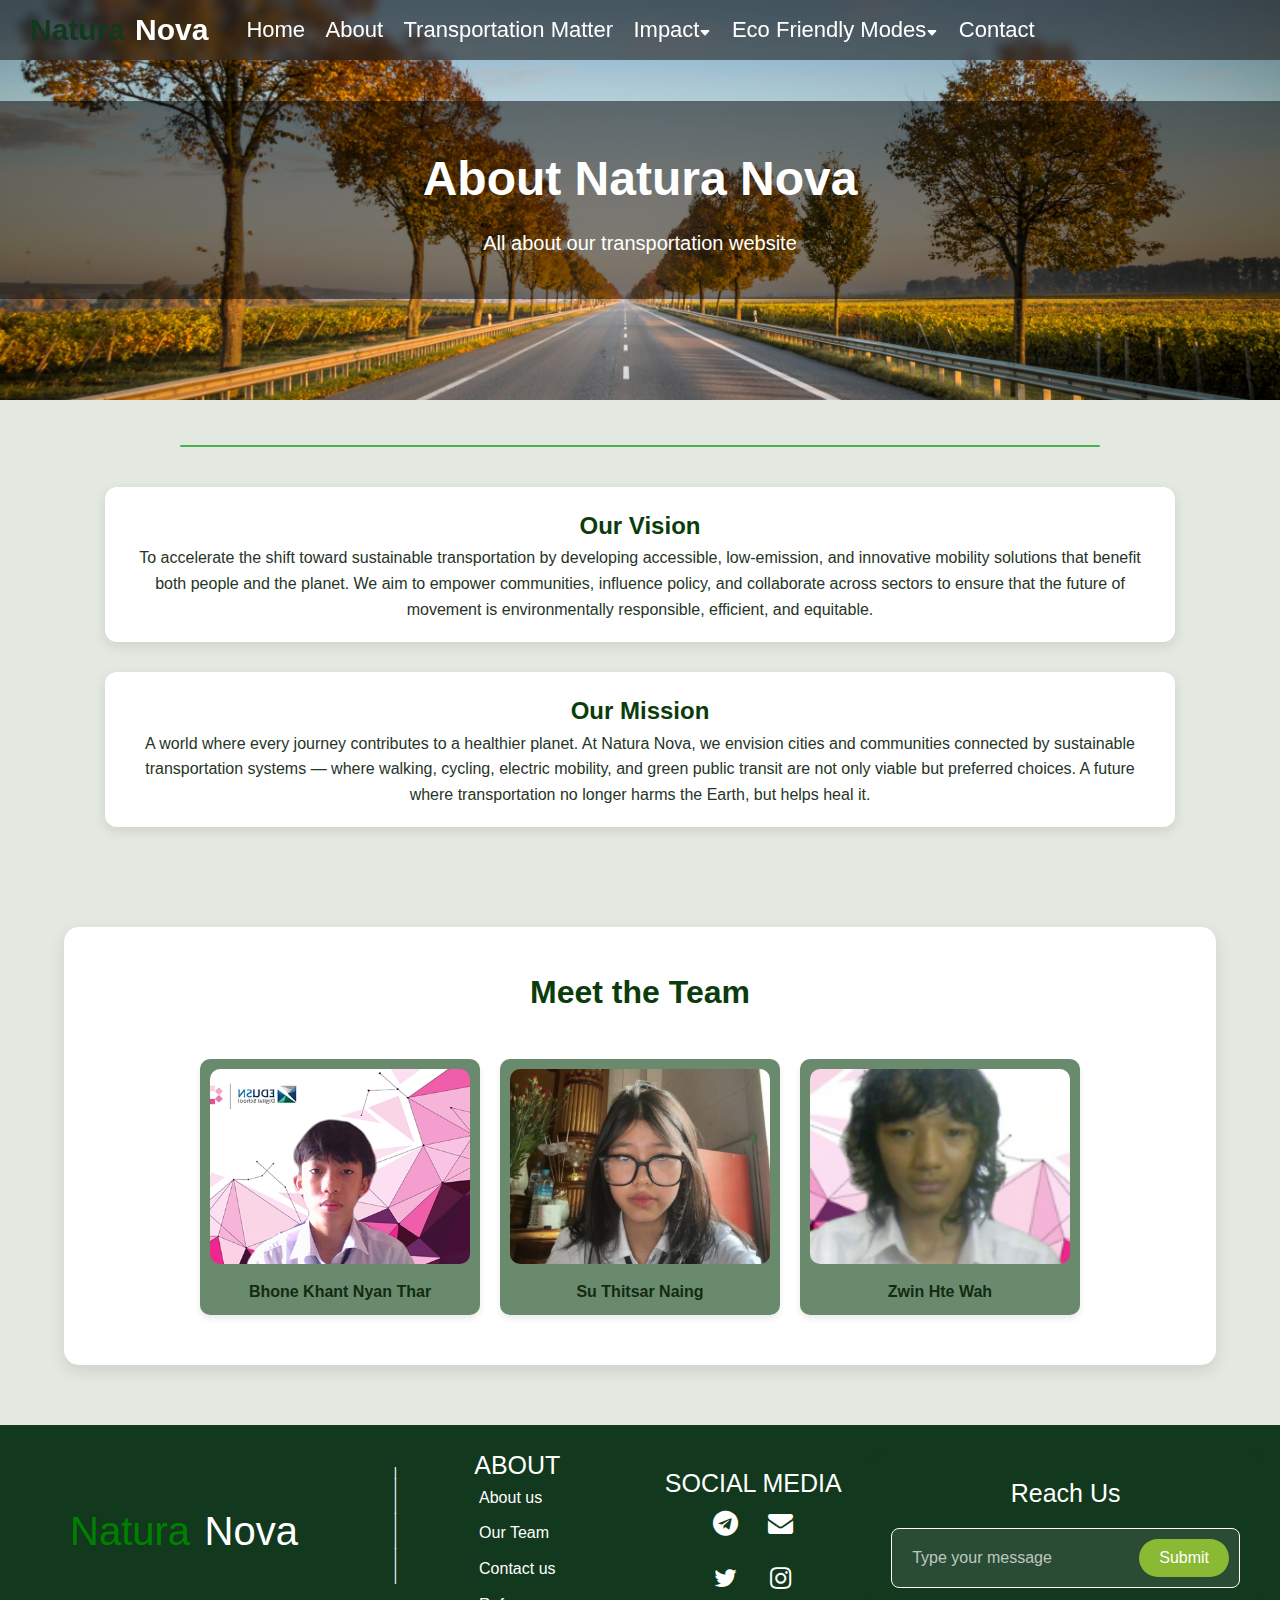
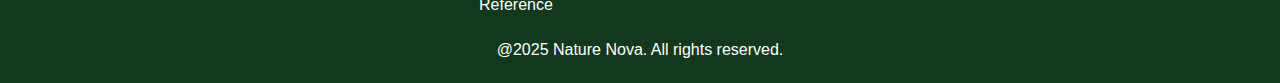
<file: main/about.html>
<!DOCTYPE html>
<html lang="en">
<head>
    <meta charset="UTF-8">
    <meta name="viewport" content="width=device-width, initial-scale=1.0">
    <link rel="icon" href="../img/logo.png">
    <link rel="stylesheet" href="../styles/style.css">
    <link rel="stylesheet" href="../styles/coloum.css">
    <link rel="stylesheet" href="../styles/nav.css">
    <link rel="stylesheet" href="https://cdnjs.cloudflare.com/ajax/libs/font-awesome/4.7.0/css/font-awesome.min.css">
    <!--Bootstrap Icon CDN link-->
    <link rel="stylesheet" href="https://cdn.jsdelivr.net/npm/bootstrap-icons@1.11.3/font/bootstrap-icons.min.css">
    <title>NaturaNova | About Us</title>
    <style>
        * {
        box-sizing: border-box;
        }
        
        body {
        font-family: 'Segoe UI', Tahoma, Geneva, Verdana, sans-serif;
        line-height: 1.6;
        margin: 0;
        padding: 0;
        }

        main {
            padding: 0;
        }
        
        /* Container styling */
        .container {
        width: 90%;
        max-width: 1200px;
        margin: 0 auto;
        }
        
        /* Hero Section */
        .hero {
        background-image: url("../img/about.jpg");
        background-size: cover;
        background-position: center;
        height: 400px;
        display: flex;
        align-items: center;
        justify-content: center;
        margin-bottom: 45px;
        }
        
        .hero-overlay {
        background-color: rgba(0, 0, 0, 0.5);
        color: #fff;
        text-align: center;
        padding: 40px;
        width: 100%;
        }
        
        .hero-overlay h1 {
        font-size: 48px;
        margin-bottom: 10px;
        }
        
        .hero-overlay p {
        font-size: 20px;
        }
        
        /* Divider styling */
        .section-divider {
        border: none;
        height: 2px;
        background-color: #4CAF50;
        max-width: 920px;
        margin: 0 auto 40px auto;
        border-radius: 2px;
        }
        
        /* Vision & Mission Blocks */
        .block {
        background-color: #ffffff;
        border-radius: 12px;
        padding: 10px;
        box-shadow: 0 4px 12px rgba(0, 0, 0, 0.1);
        text-align: center;
        }
        
        .vision-mission .block {
        width: 100%;
        box-sizing: border-box;
        }
        
        /* Vision & Mission container */
        .vision-mission {
        flex-direction: column;
        max-width: 1100px;
        margin: 0 auto 40px auto;
        padding: 0 15px;
        box-sizing: border-box;
        gap: 30px;
        width: 100%;
        }

        .block {
        background-color: #fff;
        border-radius: 12px;
        padding: 20px;
        box-shadow: 0 4px 12px rgba(0,0,0,0.1);
        text-align: center;
        width: 100%;
        box-sizing: border-box;
        }
        
        /* Team Section Wrapper */
        .team-wrapper {
        background-color: #ffffff;
        border-radius: 15px;
        padding: 40px 20px;
        margin: 60px auto;
        box-shadow: 0 6px 16px rgba(0, 0, 0, 0.1);
        display: flex;
        flex-direction: column;
        align-items: center;
        }
        
        /* Team Title */
        .team-title {
        font-size: 32px;
        font-weight: bold;
        margin-bottom: 30px;
        color: rgb(11, 60, 11);
        text-align: center;
        }
        
        .team-row {
        display: flex;
        flex-wrap: wrap;
        justify-content: center;
        width: 100%;
        margin: 0 auto;
        padding: 0;
        }

        .team-row img {
            aspect-ratio: 4/3;
            object-fit: cover;
        }
        
        .box {
        background-color: #698a6c;
        border-radius: 10px;
        padding: 10px;
        text-align: center;
        box-shadow: 0 4px 6px rgba(0, 0, 0, 0.08);
        box-sizing: border-box;
        width: 280px;        
        margin: 10px;     
        transition: all 1s;   
        }
        
        .box:hover {
            width: 300px;
        }

        .box img {
        width: 100%;
        height: auto;
        border-radius: 10px;
        }
        
        .box h3 {
        font-size: 16px;
        margin-top: 8px;
        color: rgb(19, 42, 19);
        }
    </style>
</head>
<body>
    <!-- nav start -->
    <nav>
        <input type="checkbox" id="check">
        <label for="check" class="checkbtn"><i class="bi bi-list"></i></label>
       
        <a href="#" class="logo"><span class="natura">Natura</span><span class="nova">Nova</span></a>

        <ul>
            <li><a href="../main/index.html">Home</a></li>
            <li><a href="../main/about.html">About</a></li>
            <li><a href="../main/TransportationMatter.html">Transportation Matter</a></li>
            <li class="dropdown"><a href="#">Impact<i class="bi bi-caret-down-fill"></i></a>
                <div class="dropdown-menu">
                    <a href="../Impact/air.html">Air Transport</a>
                    <a href="../Impact/road.html">Road Transport</a>
                    <a href="../Impact/water.html">Water Transport</a>
                    <a href="../Impact/rail.html">Rail Transport</a>
                </div>
            </li>
            <li class="dropdown"><a href="#">Eco Friendly Modes<i class="bi bi-caret-down-fill"></i></a>
                <div class="dropdown-menu">
                    <a href="../Eco-friendly-Modes/cycling.html">Cycling</a>
                    <a href="../Eco-friendly-Modes/walking.html">Walking</a>
                    <a href="../Eco-friendly-Modes/ev.html">Electric Vehicles(EV)</a>
                    <a href="../Eco-friendly-Modes/public.html">Public Transit</a>
                </div>
            </li>
           
            <li><a href="../main/contact.html">Contact</a></li>
        </ul>
    </nav>
    <!-- nav end -->
 
    <main>
        <!-- Hero Section -->
        <section class="hero">
            <div class="hero-overlay">
            <h1>About Natura Nova</h1>
            <p>All about our transportation website</p>
            </div>
        </section>
        
        <!-- Divider -->
        <hr class="section-divider" />
        
        <!-- Vision & Mission -->
        <div class="vision-mission row">
            <div class="block col-6 col-s-8">
            <h2 style="color: rgb(11, 60, 11);">Our Vision</h2>
            <p style="color: rgb(38, 53, 38);">To accelerate the shift toward sustainable transportation by developing accessible, low-emission, and innovative mobility solutions that benefit both people and the planet. We aim to empower communities, influence policy, and collaborate across sectors to ensure that the future of movement is environmentally responsible, efficient, and equitable.</p>
            </div>
            <div class="block col-6 col-s-8">
            <h2 style="color: rgb(11, 60, 11);">Our Mission</h2>
            <p style="color: rgb(38, 53, 38);">A world where every journey contributes to a healthier planet. At Natura Nova, we envision cities and communities connected by sustainable transportation systems — where walking, cycling, electric mobility, and green public transit are not only viable but preferred choices. A future where transportation no longer harms the Earth, but helps heal it.</p>
            </div>
        </div>
        
        <!-- Team Section -->
        <section class="team-wrapper container">
            <h2 class="team-title">Meet the Team</h2>
            <div class="team-row row">
            <div class="box col-3 col-s-6">
                <img src="../img/members/BKNT.png" alt="Bhone Khant Nyan Thar" />
                <h3>Bhone Khant Nyan Thar</h3>
            </div>
            <div class="box col-3 col-s-6">
                <img src="../img/members/Su.jpg" alt="Su Thitsar Naing" />
                <h3>Su Thitsar Naing</h3>
            </div>
            <div class="box col-3 col-s-6">
                <img src="../img/members/Daniel.png" alt="Zwin Hte Wah" />
                <h3>Zwin Hte Wah</h3>
            </div>
            </div>
        </section>
    </main>
 
    <footer>
        <div class="logo">
            <span class="natura">Natura</span> <span class="nova">Nova</span>
        </div>
 
        <pre class="divider">
            |
            |
            |
            |
            |
            |
            |
            |
            |
            |
        </pre>
 
        <div class="footer-column">
            <span>ABOUT</span>
            <div class="about">
                <a href="../main/about.html">About us</a>
                <a href="../main/about.html">Our Team</a>
                <a href="../main/contact.html">Contact us</a>
                <a href="https://edusn-my.sharepoint.com/:b:/g/personal/suthitsarnaing_edusnschool_co_uk/Eca-md5wO7REpywH0wzKmroBULkNErycDbKm5FeolVCiKw?e=mmFpaP">Reference</a>
            </div>
        </div>
 
        <div class="footer-column">
            <span>SOCIAL MEDIA</span>
            <div class="social-media">
                <a href="https://t.me/publictransportcouncil"><i class="fa fa-telegram"></i></a>
                <a href="#"><i class="fa fa-envelope"></i></a>
                <a href="https://twitter.com/USDOT"><i class="fa fa-twitter"></i></a>
                <a href="https://www.instagram.com/transportgovuk/?hl=en"><i class="fa fa-instagram"></i></a>
            </div>
        </div>
 
        <div class="footer-column reach-us">
            <span>Reach Us</span>
            <div>
                <input type="text" placeholder="Type your message">
                <button>Submit</button>
            </div>            
        </div>
        
        <p class="copyright">@2025 Nature Nova. All rights reserved.</p>
    </footer>
</body>
</html>
</file>
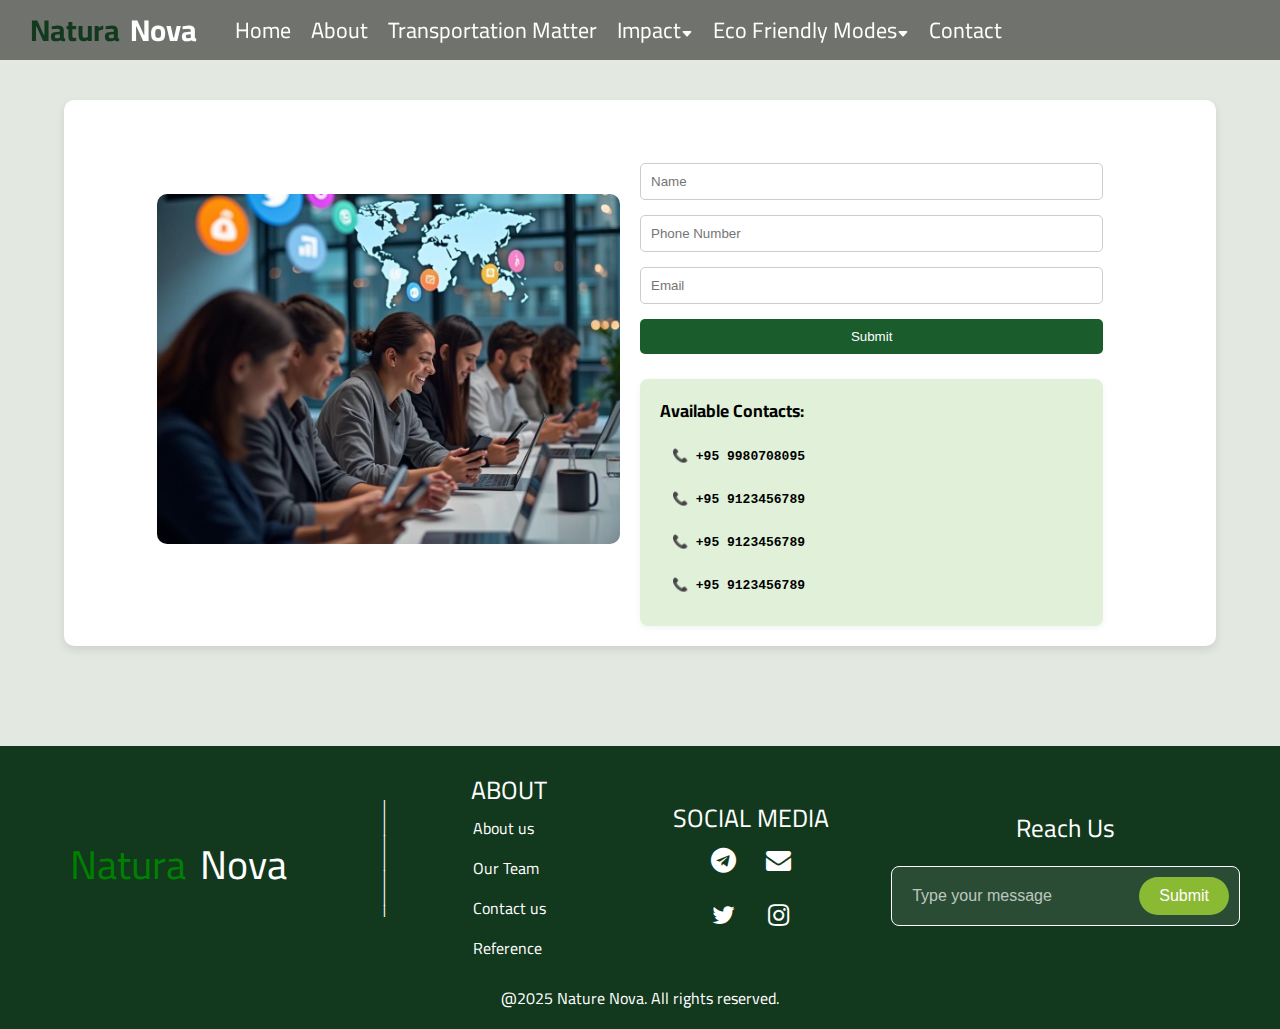
<file: main/contact.html>
<!DOCTYPE html>
<html lang="en">
<head>
    <meta charset="UTF-8">
    <meta name="viewport" content="width=device-width, initial-scale=1.0">
    <link rel="icon" href="../img/logo.png">
    <link rel="stylesheet" href="../styles/style.css">
    <link rel="stylesheet" href="../styles/coloum.css">
    <link rel="stylesheet" href="../styles/nav.css">
    <link rel="stylesheet" href="https://cdnjs.cloudflare.com/ajax/libs/font-awesome/4.7.0/css/font-awesome.min.css">
    <!--Bootstrap Icon CDN link-->
    <link rel="stylesheet" href="https://cdn.jsdelivr.net/npm/bootstrap-icons@1.11.3/font/bootstrap-icons.min.css">
    <title>NaturaNova | Contact Us</title>
    <style>
        main{
            padding: 50px;
        }
        
        body {
        align-items: center;
        min-height: 100vh;
        margin: 0;
        }
        
        .container {
        display: flex;
        flex-wrap: wrap;
        gap: 20px;
        padding: 20px;
        background-color: white;
        border-radius: 10px;
        box-shadow: 0 4px 8px rgba(0, 0, 0, 0.1);
        width: 90%;
        max-width: 1200px;
        }
        
        .form-container {
        display: flex;
        flex-direction: column;
        }
        
        .form-container h2 {
        font-family: 'Segoe UI', Tahoma, Geneva, Verdana, sans-serif;
        color: #ffff;
        margin-bottom: 15px;
        }
        
        .form-vertical {
        display: flex;
        flex-direction: column;
        gap: 15px;
        }
        
        .form-vertical input,
        .form-vertical button {
        padding: 10px;
        border-radius: 5px;
        border: 1px solid #ccc;
        width: 100%;
        box-sizing: border-box;
        }
        
        .form-vertical button {
        background-color: #1a5c2c;
        color: white;
        border: none;
        cursor: pointer;
        }
        
        .form-vertical button:hover {
        background-color: #114a21;
        }
        
        .phone-numbers {
        margin-top: 25px;
        background-color: #e1f1d9;
        padding: 15px 20px;
        border-radius: 8px;
        box-shadow: 0 2px 6px rgba(0, 0, 0, 0.05);
        }
        
        .phone-numbers h3 {
        margin-bottom: 12px;
        color: #000000;
        font-size: 1.1em;
        }
        
        .phone-numbers ul {
        list-style: none;
        padding-left: 0;
        margin: 0;
        }
        
        .phone-numbers li {
        margin-bottom: 10px;
        }
        
        .phone-numbers a {
        text-decoration: none;
        color: black;
        font-weight: bold;
        font-family: monospace;
        padding: 8px 12px;
        display: inline-block;
        border-radius: 5px;
        transition: background-color 0.2s, color 0.2s;
        }
        
        .phone-numbers a:hover {
        background-color: #b3c9b9;
        }
        
        
        .image-container img {
        width: 100%;
        max-height: 350px;
        object-fit: cover;
        border-radius: 10px;
        }
    </style>
</head>
<body>
    <!-- nav start -->
    <nav>
        <input type="checkbox" id="check">
        <label for="check" class="checkbtn"><i class="bi bi-list"></i></label>
       
        <a href="#" class="logo"><span class="natura">Natura</span><span class="nova">Nova</span></a>

        <ul>
            <li><a href="../main/index.html">Home</a></li>
            <li><a href="../main/about.html">About</a></li>
            <li><a href="../main/TransportationMatter.html">Transportation Matter</a></li>
            <li class="dropdown"><a href="#">Impact<i class="bi bi-caret-down-fill"></i></a>
                <div class="dropdown-menu">
                    <a href="../Impact/air.html">Air Transport</a>
                    <a href="../Impact/road.html">Road Transport</a>
                    <a href="../Impact/water.html">Water Transport</a>
                    <a href="../Impact/rail.html">Rail Transport</a>
                </div>
            </li>
            <li class="dropdown"><a href="#">Eco Friendly Modes<i class="bi bi-caret-down-fill"></i></a>
                <div class="dropdown-menu">
                    <a href="../Eco-friendly-Modes/cycling.html">Cycling</a>
                    <a href="../Eco-friendly-Modes/walking.html">Walking</a>
                    <a href="../Eco-friendly-Modes/ev.html">Electric Vehicles(EV)</a>
                    <a href="../Eco-friendly-Modes/public.html">Public Transit</a>
                </div>
            </li>
           
            <li><a href="../main/contact.html">Contact</a></li>
        </ul>
    </nav>
    <!-- nav end -->

    <main></main>

    <div class="container row">

        <div class="col-5 col-s-10 image-container">
        <img src="../img/Contact us image 1.jfif" alt="Placeholder Image"/>
        </div>
    
        <div class="col-5 col-s-10 form-container">
        <h2>Contact Information</h2>
        <form class="form-vertical">
            <input type="text" placeholder="Name" required />
            <input type="text" placeholder="Phone Number" required />
            <input type="email" placeholder="Email" required />
            <button type="submit">Submit</button>
        </form>
        <div class="phone-numbers">
            <h3>Available Contacts:</h3>
            <ul>
            <li><a href="tel:+959980708095">📞 +95 9980708095</a></li>
            <li><a href="tel:+959123456789">📞 +95 9123456789</a></li>
            <li><a href="tel:+959123456789">📞 +95 9123456789</a></li>
            <li><a href="tel:+959123456789">📞 +95 9123456789</a></li>
            </ul>
        </div>
        </div>
    
    </div>
    
    <main></main>

    <footer>
        <div class="logo">
            <span class="natura">Natura</span> <span class="nova">Nova</span>
        </div>
 
        <pre class="divider">
            |
            |
            |
            |
            |
            |
            |
            |
            |
            |
        </pre>
 
        <div class="footer-column">
            <span>ABOUT</span>
            <div class="about">
                <a href="../main/about.html">About us</a>
                <a href="../main/about.html">Our Team</a>
                <a href="../main/contact.html">Contact us</a>
                <a href="https://edusn-my.sharepoint.com/:b:/g/personal/suthitsarnaing_edusnschool_co_uk/Eca-md5wO7REpywH0wzKmroBULkNErycDbKm5FeolVCiKw?e=mmFpaP">Reference</a>
            </div>
        </div>
 
        <div class="footer-column">
            <span>SOCIAL MEDIA</span>
            <div class="social-media">
                <a href="https://t.me/publictransportcouncil"><i class="fa fa-telegram"></i></a>
                <a href="#"><i class="fa fa-envelope"></i></a>
                <a href="https://twitter.com/USDOT"><i class="fa fa-twitter"></i></a>
                <a href="https://www.instagram.com/transportgovuk/?hl=en"><i class="fa fa-instagram"></i></a>
            </div>
        </div>
 
        <div class="footer-column reach-us">
            <span>Reach Us</span>
            <div>
                <input type="text" placeholder="Type your message">
                <button>Submit</button>
            </div>            
        </div>
        
        <p class="copyright">@2025 Nature Nova. All rights reserved.</p>
    </footer>
</body>
</html>
</file>
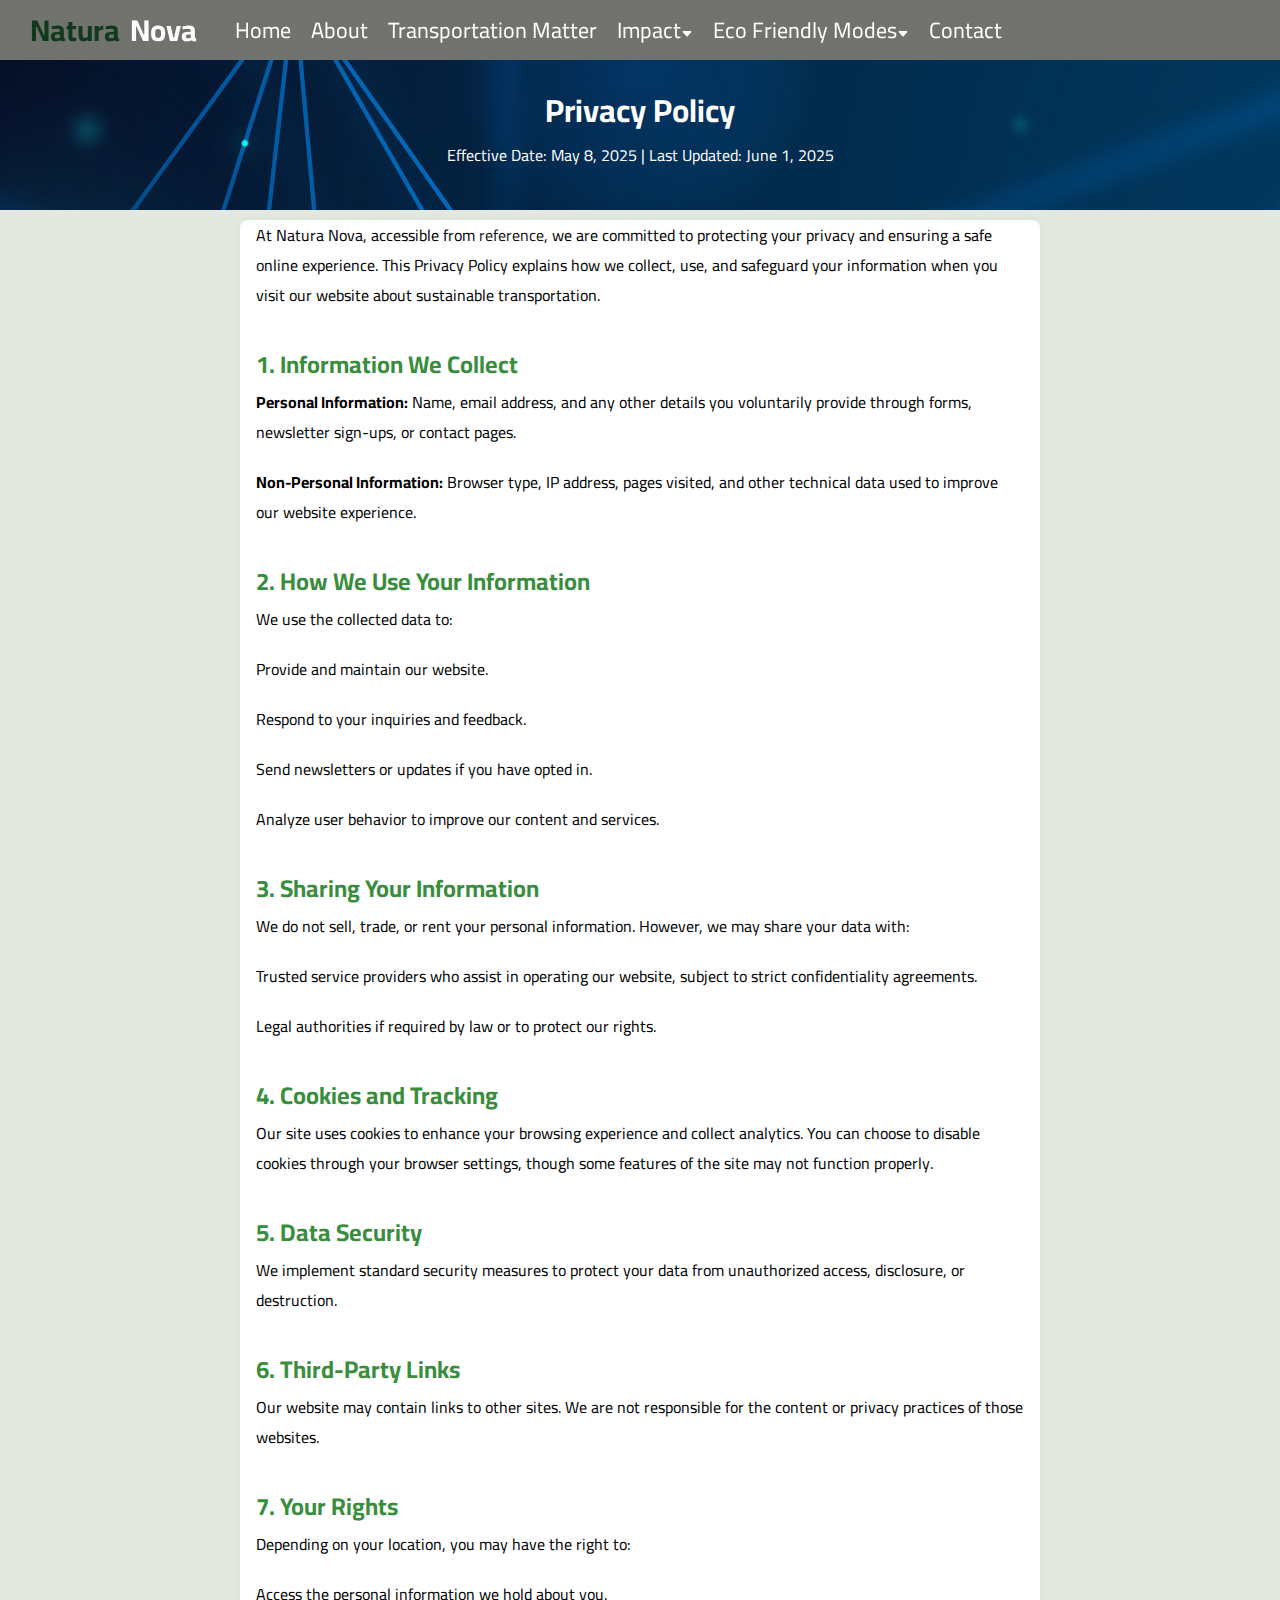
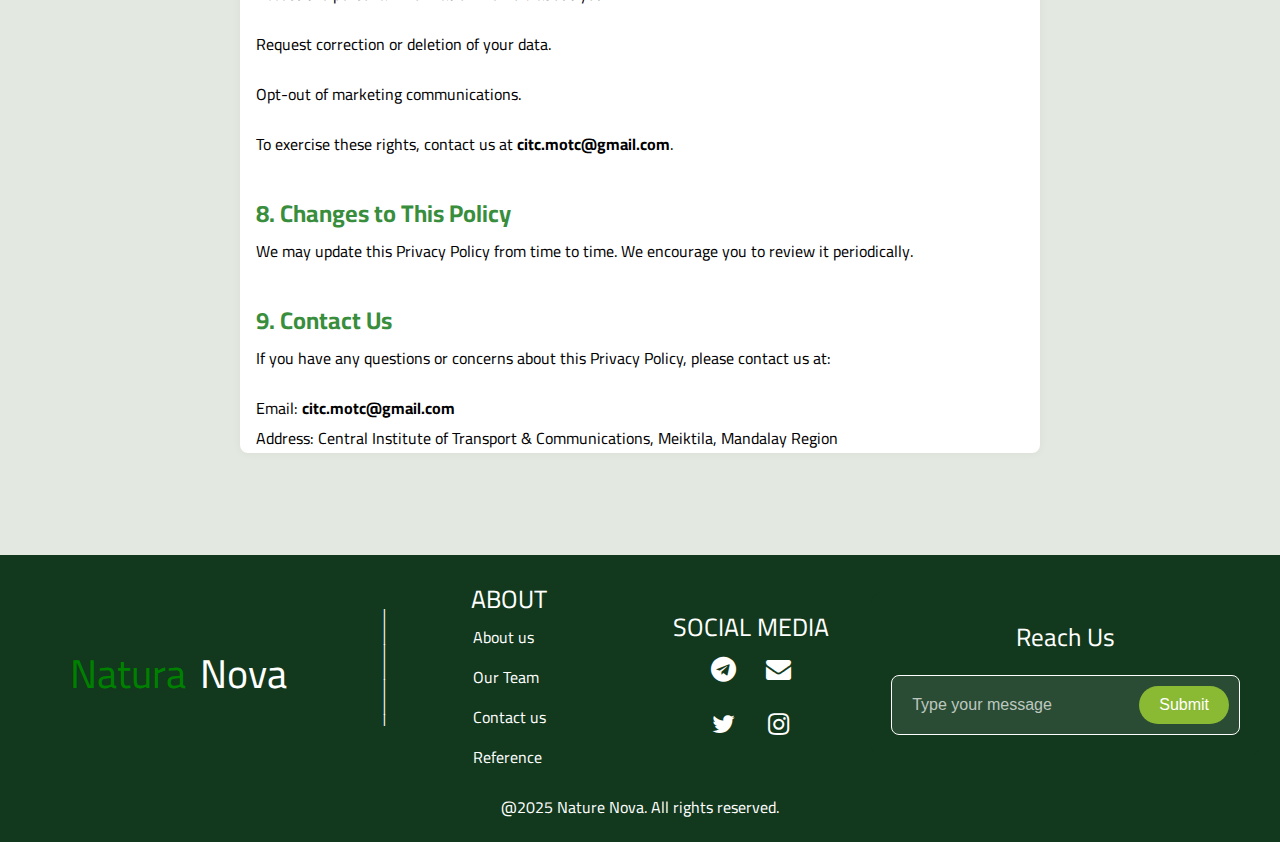
<file: main/policy.html>
<!DOCTYPE html>
<html lang="en">
<head>
    <meta charset="UTF-8">
    <meta name="viewport" content="width=device-width, initial-scale=1.0">
    <link rel="icon" href="../img/logo.png">
    <link rel="stylesheet" href="../styles/style.css">
    <link rel="stylesheet" href="../styles/nav.css">
    <link rel="stylesheet" href="https://cdnjs.cloudflare.com/ajax/libs/font-awesome/4.7.0/css/font-awesome.min.css">
    <!--Bootstrap Icon CDN link-->
    <link rel="stylesheet" href="https://cdn.jsdelivr.net/npm/bootstrap-icons@1.11.3/font/bootstrap-icons.min.css">
    <title>NaturaNova | Policy</title>
    <style>
        main {
            padding-top: 60px;
        }

        .title {
            color: white;
            padding: 20px;
            text-align: center;
            background-image: url(../img/policy.png);
        }

        .container {
            max-width: 800px;
            margin: 10px auto;
            padding: 0 16px;
            background: white;
            border-radius: 8px;
            box-shadow: 0 0 10px rgba(0,0,0,0.05);
        }

        .container h2 {
            color: #388e3c;
        }

        main p {
            margin-bottom: 20px;
        }

        main a {
            text-decoration: none;
        }

        .section {
            margin-bottom: 32px;
        }

        @media (max-width: 760px) {
            header h1 {
                font-size: 16px;
            }

            .container {
                padding: 16px;
            }
        }
    </style>
</head>
<body>
    <!-- nav start -->
    <nav>
        <input type="checkbox" id="check">
        <label for="check" class="checkbtn"><i class="bi bi-list"></i></label>
       
        <a href="#" class="logo"><span class="natura">Natura</span><span class="nova">Nova</span></a>

        <ul>
            <li><a href="../main/index.html">Home</a></li>
            <li><a href="../main/about.html">About</a></li>
            <li><a href="../main/TransportationMatter.html">Transportation Matter</a></li>
            <li class="dropdown"><a href="#">Impact<i class="bi bi-caret-down-fill"></i></a>
                <div class="dropdown-menu">
                    <a href="../Impact/air.html">Air Transport</a>
                    <a href="../Impact/road.html">Road Transport</a>
                    <a href="../Impact/water.html">Water Transport</a>
                    <a href="../Impact/rail.html">Rail Transport</a>
                </div>
            </li>
            <li class="dropdown"><a href="#">Eco Friendly Modes<i class="bi bi-caret-down-fill"></i></a>
                <div class="dropdown-menu">
                    <a href="../Eco-friendly-Modes/cycling.html">Cycling</a>
                    <a href="../Eco-friendly-Modes/walking.html">Walking</a>
                    <a href="../Eco-friendly-Modes/ev.html">Electric Vehicles(EV)</a>
                    <a href="../Eco-friendly-Modes/public.html">Public Transit</a>
                </div>
            </li>
           
            <li><a href="../main/contact.html">Contact</a></li>
        </ul>
    </nav>
    <!-- nav end -->
 
    <main>
        <div class="title">
            <h1>Privacy Policy</h1>
            <p>Effective Date: May 8, 2025 | Last Updated: June 1, 2025</p>
        </div>

        <div class="container">
            <div class="section">
                <p>At Natura Nova, accessible from <a href="https://alllay.github.io/NaturaNova/main/index.html">reference</a>, we are committed to protecting your privacy and ensuring a safe online experience. This Privacy Policy explains how we collect, use, and safeguard your information when you visit our website about sustainable transportation.</p>
            </div>

            <div class="section">
                <h2>1. Information We Collect</h2>
                <p><strong>Personal Information:</strong> Name, email address, and any other details you voluntarily provide through forms, newsletter sign-ups, or contact pages.</p>
                <p><strong>Non-Personal Information:</strong> Browser type, IP address, pages visited, and other technical data used to improve our website experience.</p>
            </div>

            <div class="section">
            <h2>2. How We Use Your Information</h2>
            <p>We use the collected data to:</p>
            <ul>
                <p>Provide and maintain our website.</p>
                <p>Respond to your inquiries and feedback.</p>
                <p>Send newsletters or updates if you have opted in.</p>
                <p>Analyze user behavior to improve our content and services.</p>
            </ul>
            </div>

            <div class="section">
                <h2>3. Sharing Your Information</h2>
                <p>We do not sell, trade, or rent your personal information. However, we may share your data with:</p>
                <ul>
                    <p>Trusted service providers who assist in operating our website, subject to strict confidentiality agreements.</p>
                    <p>Legal authorities if required by law or to protect our rights.</p>
                </ul>
            </div>

            <div class="section">
                <h2>4. Cookies and Tracking</h2>
                <p>Our site uses cookies to enhance your browsing experience and collect analytics. You can choose to disable cookies through your browser settings, though some features of the site may not function properly.</p>
            </div>

            <div class="section">
                <h2>5. Data Security</h2>
                <p>We implement standard security measures to protect your data from unauthorized access, disclosure, or destruction.</p>
            </div>

            <div class="section">
                <h2>6. Third-Party Links</h2>
                <p>Our website may contain links to other sites. We are not responsible for the content or privacy practices of those websites.</p>
            </div>

            <div class="section">
                <h2>7. Your Rights</h2>
                <p>Depending on your location, you may have the right to:</p>
                <ul>
                    <p>Access the personal information we hold about you.</p>
                    <p>Request correction or deletion of your data.</p>
                    <p>Opt-out of marketing communications.</p>
                </ul>
                <p>To exercise these rights, contact us at <strong>citc.motc@gmail.com</strong>.</p>
            </div>

            <div class="section">
                <h2>8. Changes to This Policy</h2>
                <p>We may update this Privacy Policy from time to time. We encourage you to review it periodically.</p>
            </div>

            <div class="section">
                <h2>9. Contact Us</h2>
                <p>If you have any questions or concerns about this Privacy Policy, please contact us at:</p>
                <p>Email: <strong>citc.motc@gmail.com</strong><br>
                Address: Central Institute of Transport & Communications, Meiktila, Mandalay Region</p>
            </div>
        </div>
    </main>
 
    <footer>
        <div class="logo">
            <span class="natura">Natura</span> <span class="nova">Nova</span>
        </div>
 
        <pre class="divider">
            |
            |
            |
            |
            |
            |
            |
            |
            |
            |
        </pre>
 
        <div class="footer-column">
            <span>ABOUT</span>
            <div class="about">
                <a href="../main/about.html">About us</a>
                <a href="../main/about.html">Our Team</a>
                <a href="../main/contact.html">Contact us</a>
                <a href="https://edusn-my.sharepoint.com/:b:/g/personal/suthitsarnaing_edusnschool_co_uk/Eca-md5wO7REpywH0wzKmroBULkNErycDbKm5FeolVCiKw?e=mmFpaP">Reference</a>
            </div>
        </div>
 
        <div class="footer-column">
            <span>SOCIAL MEDIA</span>
            <div class="social-media">
                <a href="https://t.me/publictransportcouncil"><i class="fa fa-telegram"></i></a>
                <a href="#"><i class="fa fa-envelope"></i></a>
                <a href="https://twitter.com/USDOT"><i class="fa fa-twitter"></i></a>
                <a href="https://www.instagram.com/transportgovuk/?hl=en"><i class="fa fa-instagram"></i></a>
            </div>
        </div>
 
        <div class="footer-column reach-us">
            <span>Reach Us</span>
            <div>
                <input type="text" placeholder="Type your message">
                <button>Submit</button>
            </div>            
        </div>
        
        <p class="copyright">@2025 Nature Nova. All rights reserved.</p>
    </footer>
</body>
</html>
</file>
<file: styles/style.css>
@import url('https://fonts.googleapis.com/css2?family=Cairo:wght@400;700&display=swap');
 
* {
    margin: 0;
    padding: 0;
    box-sizing: border-box;
}

html, body {
    height: 100%;
    display: flex;
    flex-direction: column;
}
 
pre {
    font-family: 'Cairo', sans-serif;
}
 
body {
    font-family: 'Cairo', sans-serif;
    background-color: #e3e9e0;
}

a {
    color: #151515;
}

main {
    padding: 70px 0;
}

footer {
    position: static;
    left: 0;
    bottom: 0;
    display: grid;
    grid-template-columns: auto auto 1fr 1fr 1fr;
    align-items: center;
    padding: 20px;
    background-color: #12381d;
    color: white;
    width: 100%;
}
 
footer .footer-column.logo {
    display: flex;
    flex-direction: row;
    justify-content: center;
    align-items: center;
}
 
footer .natura {
    padding-left: 50px;
    font-size: 40px;
    color: green;
}

footer .nova {
    color: white;
    font-size: 40px;
}

.footer-column span {
    font-size: 25px;
}
 
.about {
    display: flex;
    flex-direction: column;
    gap: 10px;
}
 
.about a {
    color: white;
    text-decoration: none;
}
 
.social-media {
    display: grid;
    grid-template-columns: repeat(2, auto);
    gap: 15px;
    align-items: center;
}
 
.social-media a {
    color: white;
    display: flex;
    justify-content: center;
    align-items: center;
    width: 40px;
    height: 40px;
    border-radius: 50%;
    text-decoration: none;
    font-size: 25px;
}

footer .divider {
    font-family: monospace;
    line-height: 0.9;
    color: white;
}

.reach-us {
    display: flex;
    flex-direction: column;
    align-items: center;
    gap: 15px;
    background-color: #12381d;
    padding: 20px;
    border-radius: 10px;
    width: 100%;
}

.reach-us span {
    font-size: 25px;
    color: white;
}

.reach-us div {
    display: flex;
    gap: 10px;
    border: 1px solid white;
    padding: 10px;
    width: 100%;
    max-width: 500px;
    justify-content: space-between;
    background-color: rgba(255, 255, 255, 0.1);
    border-radius: 8px;
}

.reach-us input {
    flex-grow: 1;
    padding: 10px;
    border: none;
    background: transparent;
    color: white;
    font-size: 16px;
}

.reach-us input::placeholder {
    color: rgba(255, 255, 255, 0.7);
}

.reach-us button {
    background-color: #8AB934;
    border: none;
    padding: 10px 20px;
    border-radius: 20px;
    color: white;
    font-size: 16px;
    cursor: pointer;
    transition: background 0.3s;
}

.reach-us button:hover {
    background-color: #6f962b;
}
 
.footer-column {
    display: flex;
    flex-direction: column;
    align-items: center;
}

.copyright {
    padding-top: 20px;
    grid-column: 1 / -1;
    text-align: center;
}
 
/* Mobile */
 
@media (max-width: 1095px) {
    .menu-icon {
        display: block;
        font-size: 24px;
        position: absolute;
        right: 20px;
        top: 10px;
    }
 
    .nav-links {
        display: none;
        flex-direction: column;
        text-align: center;
    }
 
    .menu-checkbox:checked + .logo-container {
        display: none;
    }
 
    .menu-checkbox:checked + .logo-container + .menu-icon + nav .nav-links {
        display: flex;
    }

    .reach-us {
        padding: 15px;
        border-radius: 8px;
    }

    .reach-us span {
        font-size: 20px;
    }

    .reach-us div {
        flex-direction: column;
        padding: 8px;
        max-width: 100%;
    }

    .reach-us input {
        width: 100%;
        padding: 12px;
        font-size: 14px;
    }

    .reach-us button {
        width: 100%;
        padding: 12px;
        font-size: 14px;
        border-radius: 15px;
    }
}
 
@media (max-width: 375px) {
    header {
        display: flex;
        align-items: center;
    }
 
    .logo {
        font-size: 20px;
        display: flex;
        gap: 5px;
    }
}
 
/* Footer */
 
@media (max-width: 1100px) {
    .divider {
        display: none;
    }
 
    footer {
        display: flex;
        flex-direction: column;
        text-align: center;
        align-items: center;
        padding: 20px;
    }
 
    .footer-column {
        width: 100%;
        margin-bottom: 15px;
    }
}
</file>
<file: styles/nav.css>
nav {
    background: linear-gradient(0deg,rgba(33, 31, 31, 0.59) 84%);
    backdrop-filter: blur(5px);
    height:60px;
    position: fixed;
    left:0;right:0;
    line-height: 60px;
}
 
nav .logo {
    text-decoration: none;
    color:rgb(2, 2, 43);
    font-size: 30px;
    float:left;
    line-height: 60px;
    margin:0 30px;
    font-weight: bold;
}
 
.natura {
    padding-right: 10px;
    color: #12381d;
}
 
.nova {
    color: white;
}

nav ul li{
    display:inline-block;    
}
 
nav ul li a {
    text-decoration: none;
    color:rgb(255, 255, 255);
    font-size: 22px;  
    margin:0 8px;
}
.checkbtn {
    float:right;
    color:white;
    font-size:40px;
    margin-right: 30px;
    line-height: 60px;
    display:none;
}
#check {
    display:none;
}

ul li a:hover {
    border-radius: 25px;
    background: linear-gradient(0deg, rgba(0, 0, 0, 0.4) 84%);
    padding:5px 15px;
}

/*dropdown start*/
.dropdown {
    position:relative;
}

.dropdown-menu {
    margin-top: 10px;
    position:absolute;
    left:8px;
    top:55px;
    background: #211f1f;
    background: linear-gradient(0deg,rgba(33, 31, 31, 0.59) 84%);
    backdrop-filter: blur(5px);
    min-width:180px;
    display:none;
    padding:0;
    z-index:100;
}

.dropdown-menu a{
    color:white;
    font-size: 16px;
    padding:7px 16px;
    display:block;
    margin:0;
    transition: all 1s;
}

.dropdown:hover .dropdown-menu {
    display:block;
}

.dropdown-menu a:hover {
    font-size: 25px;
    color: white;
    background: none;
}

.bi-caret-down-fill {
    font-size:12px;
}
/*dropdown end*/
 
main {
    flex: 1;
}

::-webkit-scrollbar {
  width: 5px;
}

::-webkit-scrollbar-thumb {
  background: rgb(99, 90, 90); 
  border-radius: 10px;
}

/*for small devices*/
@media only screen and (max-width:1001px){
    .checkbtn {
        display:block;
    }
    nav ul {
        background: #211f1f;
        background: linear-gradient(0deg,rgba(33, 31, 31, 0.59) 84%);
        width:100%;
        height:600px;
        text-align: center;
        position:fixed;
        top:50px;
        left:-100%;
        padding:0;
    }
    nav ul li {
        display:block;
        margin:30px 0;
    }
    
    #check:checked ~ ul {
        left:0;
    }
 
    .dropdown-menu {
        width: 100%;
        max-width: 250px;
        text-align: center;
        position: static;
        display: none;
        margin: 0 auto;
        max-height: 250px;
        overflow-y: auto;
    }
}
</file>
<file: styles/ecos.css>
/* Container */
.container {
  width: 100%;
  max-width: 1200px;
  margin: 0 auto;
}
 
/* Page Title */
.page-title-section {
  padding: 40px 0 20px;
  text-align: center;
}
 
.page-title {
  font-size: 40px;
  color: rgb(11, 60, 11);
  margin-bottom: 10px;
}
 
/* Divider */
.section-divider {
  border: none;
  height: 3px;
  background-color: rgb(11, 60, 11);
  border-radius: 2px;
  width: 100%;
  max-width: 900px;
  margin: 0 auto 40px auto;
}

h2 {
    font-size: 32px;
    font-weight: 800;
    color: rgb(11, 60, 11);
    margin-bottom: 20px;
    line-height: 1.3;
}

h3 {
    color: rgb(11, 60, 11);
}

main p {
    color: rgb(38, 53, 38);
    line-height: 1.7;
    margin-bottom: 20px;
}

li {
    color: rgb(38, 53, 38);
}

button:hover {
    background-color: #7CB342;
}

.card img {
    max-width: 100%;
    height: auto;
    display: block;
    border-radius: 25px;
}

.card {
    background-color: white;
    padding: 30px;
    border-radius: 25px;
    width: 80%;
    gap: 20px;
    margin: auto;
}

@media screen and (max-width: 600px) {

    h2 {
        font-size: 33px;
    }

    p {
        font-size: 20px;
    }

    .card {
        width: 100%;
        padding: 15px;
    }
}
</file>
<file: styles/coloum.css>
* {
    box-sizing: border-box;
}
.row::after {
    content:"";
    clear:both;
    display:table;
    margin-bottom:10px;
}
 
.row {
    display:flex;
    flex-wrap: wrap;
    justify-content: center;
    align-items: center;
}
 
/* attribute selector */
[class*="col-"]{
 
    float:left;
}
/* For mobile */
[class*="col-"]{
    width:100%;
}
/* For tablets */
@media screen and (min-width:600px){
    .col-s-1 {width: 8.33%;}
    .col-s-2 {width: 16.66%;}
    .col-s-3 {width: 25%;}
    .col-s-4 {width: 33.33%;}
    .col-s-5 {width: 41.66%;}
    .col-s-6 {width: 50%;}
    .col-s-7 {width: 58.33%;}
    .col-s-8 {width: 66.66%;}
    .col-s-9 {width: 75%;}
    .col-s-10 {width: 83.33%;}
    .col-s-11 {width: 91.66%;}
    .col-s-12 {width: 100%;}
}
/* For desktop/laptop */
@media only screen and (min-width:768px){
    .col-1 {width: 8.33%;}
    .col-2 {width: 16.66%;}
    .col-3 {width: 25%;}
    .col-4 {width: 33.33%;}
    .col-5 {width: 41.66%;}
    .col-6 {width: 50%;}
    .col-7 {width: 58.33%;}
    .col-8 {width: 66.66%;}
    .col-9 {width: 75%;}
    .col-10 {width: 83.33%;}
    .col-11 {width: 91.66%;}
    .col-12 {width: 100%;}
}
</file>
<file: styles/impact.css>
.impact_intro{
    text-align: center;
    color: #ffffff;
    padding-top: 50px;
    font-size: 30px;
}
 
.impact_paragraph{
    font-size: 20px;
    text-align: center;
    color: #ffffff;
    padding: 10px 20px 0 20px;
}
 
.body_impact{
    background-color: #47733d;
    width: 90%;
    border-radius: 10px;
    margin: auto;
    padding-bottom: 20px;
}
 
 
.environment_impact, .weather_impact, .cargo_impact, .health_impact{
    text-align: center;
    border-radius: 10px;
    padding: 18px;
    margin: 30px;
    background-color: white;
    color: #000000;
    transition: all 1s;
}

.environment_impact h3, .weather_impact h3, .cargo_impact h3, .health_impact h3{
    padding-bottom: 20px;
    color: rgb(11, 60, 11);
}

.environment_impact p, .cargo_impact p, .weather_impact p, .health_impact p {
    color: rgb(38, 53, 38);
    padding-top: 20px;
}

.environment_img{
    width: 200px;
    border-radius: 10px;
}

.rain_img{
    width: 200px;
    border-radius: 10px;
}

.cargo_img{
    width: 200px;
    border-radius: 10px;
}

.health_img{
    width: 200px;
    border-radius: 10px;
}
</file>
